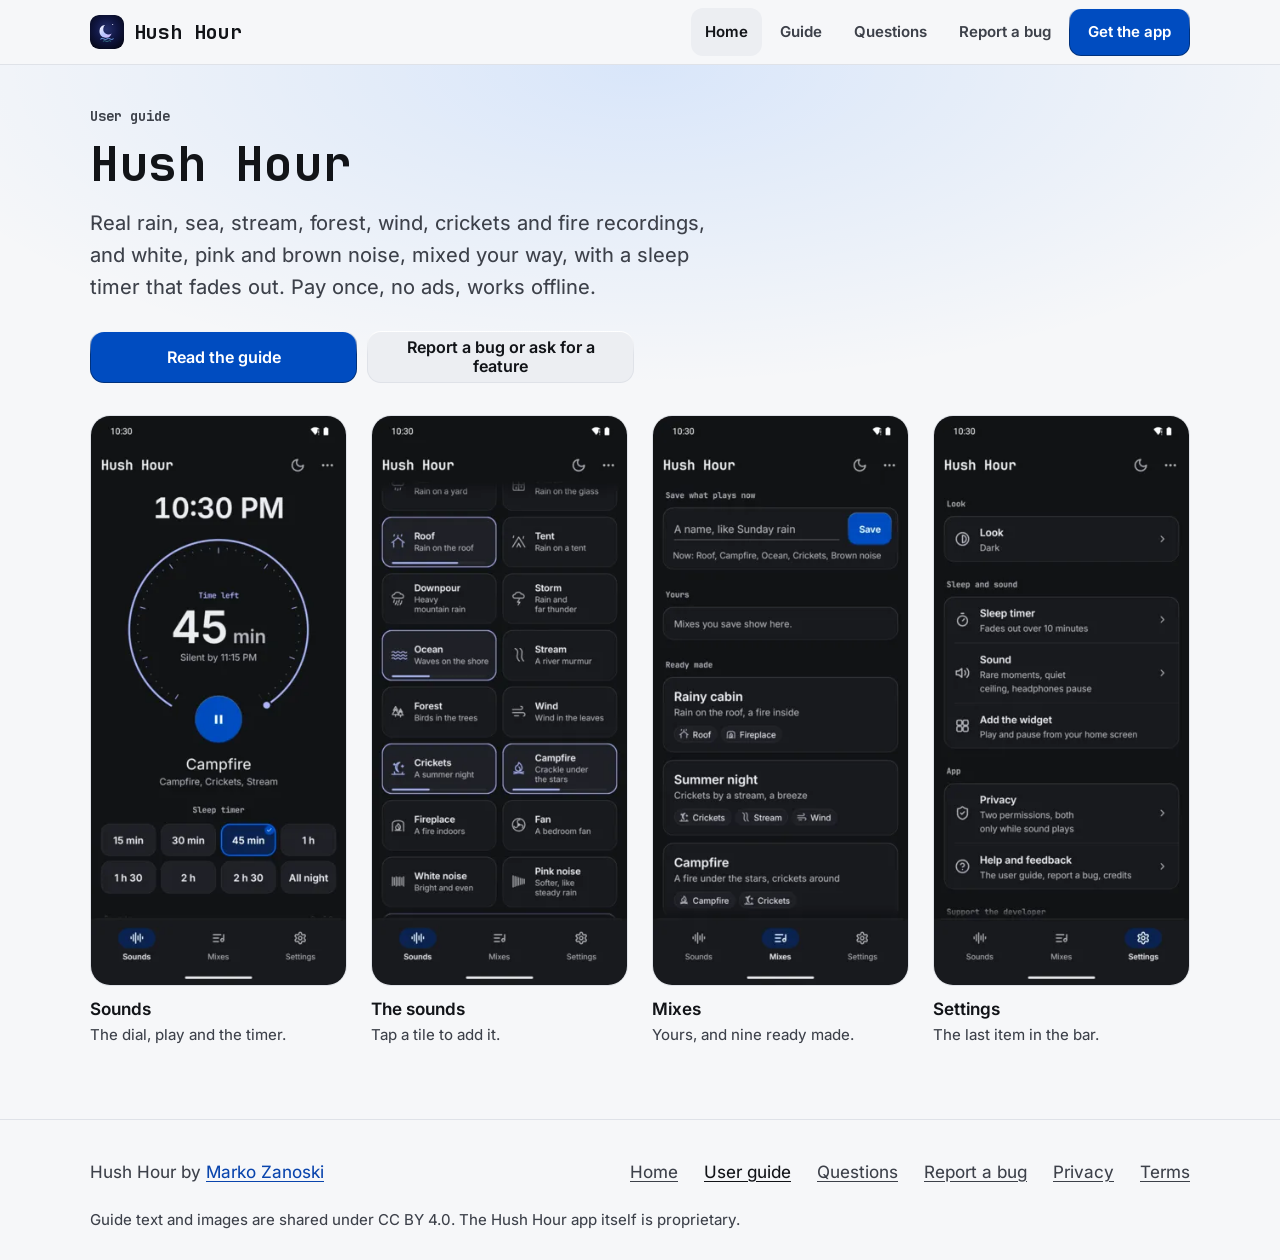
<file: docs/index.html>
<!doctype html>
<html lang="en">
<head>
<meta charset="utf-8">
<meta name="viewport" content="width=device-width, initial-scale=1, viewport-fit=cover">
<title>Home · Hush Hour user guide</title>
<meta name="description" content="The user guide for Hush Hour, the white noise and sleep sound app for Android.">
<meta name="theme-color" content="#f6f7f9" media="(prefers-color-scheme: light)">
<meta name="theme-color" content="#000000" media="(prefers-color-scheme: dark)">
<meta property="og:title" content="Home · Hush Hour user guide">
<meta property="og:description" content="The user guide for Hush Hour, the white noise and sleep sound app for Android.">
<link rel="icon" href="img/icon.svg" type="image/svg+xml">
<link rel="preload" href="fonts/jetbrains-mono-bold.woff2" as="font" type="font/woff2" crossorigin>
<link rel="preload" href="fonts/inter-regular.woff2" as="font" type="font/woff2" crossorigin>
<style>:root {
color-scheme: light dark;
--zs-fill: #004cc0;
--zs-on-fill: #ffffff;
--zs-glow: #0068ff;
--zs-mono: "JetBrains Mono", ui-monospace, "SF Mono", Menlo, Consolas, monospace;
--zs-sans: "Inter", system-ui, -apple-system, "Segoe UI", Roboto, sans-serif;
--zs-fs: 1;
--zs-type-screen-title: calc(27px * var(--zs-fs));
--zs-type-app-bar-title: calc(22px * var(--zs-fs));
--zs-type-pro-headline: calc(22px * var(--zs-fs));
--zs-type-sheet-title: calc(18px * var(--zs-fs));
--zs-type-sheet-title-big: calc(22px * var(--zs-fs));
--zs-type-section-label: calc(13px * var(--zs-fs));
--zs-type-panel-value: calc(19px * var(--zs-fs));
--zs-type-number: calc(20px * var(--zs-fs));
--zs-type-version: calc(17px * var(--zs-fs));
--zs-type-body: calc(15px * var(--zs-fs));
--zs-type-key: calc(15px * var(--zs-fs));
--zs-type-key-main: calc(16px * var(--zs-fs));
--zs-type-header-key: calc(13px * var(--zs-fs));
--zs-type-item-name: calc(15px * var(--zs-fs));
--zs-type-feature-name: calc(15px * var(--zs-fs));
--zs-type-pitch: calc(14.5px * var(--zs-fs));
--zs-type-hint: calc(14px * var(--zs-fs));
--zs-type-small: calc(13.5px * var(--zs-fs));
--zs-type-feature-line: calc(13px * var(--zs-fs));
--zs-type-nav-label: calc(12.5px * var(--zs-fs));
--zs-type-chip: calc(12.5px * var(--zs-fs));
--zs-type-meta: calc(12.5px * var(--zs-fs));
--zs-type-axis: calc(12px * var(--zs-fs));
--zs-r-plate: 16px;
--zs-r-key: 14px;
--zs-r-key-focus-inner: 10px;
--zs-r-header-key: 12px;
--zs-r-icon-button: 12px;
--zs-r-row: 12px;
--zs-r-note: 12px;
--zs-r-theme-tile: 14px;
--zs-r-tile-preview: 9px;
--zs-r-feature-tile: 10px;
--zs-r-list-icon: 10px;
--zs-r-sheet-top: 24px;
--zs-r-grab: 4px;
--zs-r-pill: 999px;
--zs-r-chip: 999px;
--zs-r-switch: 999px;
--zs-key-h: 52px;
--zs-header-key-h: 48px;
--zs-touch: 48px;
--zs-row-h: 52px;
--zs-item-h: 56px;
--zs-nav-item-h: 56px;
--zs-pill-w: 60px;
--zs-pill-h: 32px;
--zs-pro-row-h: 60px;
--zs-content-max: 1100px;
--zs-press-ms: 70ms;
--zs-release-ms: 140ms;
--zs-look-ms: 250ms;
--zs-pill-ms: 200ms;
--zs-s0: 2px;
--zs-s1: 4px;
--zs-s2: 6px;
--zs-s3: 8px;
--zs-s4: 10px;
--zs-s5: 12px;
--zs-s6: 14px;
--zs-s7: 16px;
--zs-s8: 18px;
--zs-s9: 22px;
--zs-s10: 26px;
--zs-s11: 28px;
--zs-s12: 32px;
--zs-s13: 48px;
--zs-ground: #f6f7f9;
--zs-plate: #ffffff;
--zs-well: #eceef2;
--zs-line: #dfe2e8;
--zs-edge: #7b808c;
--zs-bevel: #ffffff;
--zs-text: #121418;
--zs-soft: #3d414a;
--zs-blue: #0a45ad;
--zs-on-blue: #ffffff;
--zs-ok: #0a5530;
--zs-warn: #5c3a00;
--zs-bad: #931313;
--zs-scrim: rgba(18,20,24,.38);
--zs-chosen: #e8f0ff;
--zs-on-chosen: #0a3f9e;
--zs-risky-fill: #fde8e7;
--zs-risky-text: #8a1010;
--zs-risky-line: #d42a20;
--zs-live-dot: #1a7f4b;
}
@media (prefers-color-scheme: dark) {
:root:not([data-look]), :root[data-look="auto"] {
--zs-ground: #000000;
--zs-plate: #0d0d10;
--zs-well: #16171b;
--zs-line: #24252b;
--zs-edge: #646771;
--zs-bevel: #34363e;
--zs-text: #ffffff;
--zs-soft: #b6b8c0;
--zs-blue: #7aaeff;
--zs-on-blue: #04132e;
--zs-ok: #6fdc9b;
--zs-warn: #f2c06b;
--zs-bad: #ff9d97;
--zs-scrim: rgba(0,0,0,.6);
--zs-chosen: #0a2350;
--zs-on-chosen: #ffffff;
--zs-risky-fill: #2a0d10;
--zs-risky-text: #ffb4ae;
--zs-risky-line: #ff5a4f;
--zs-live-dot: #3ecf8e;
}
}
:root[data-look="light"] {
color-scheme: light;
--zs-ground: #f6f7f9;
--zs-plate: #ffffff;
--zs-well: #eceef2;
--zs-line: #dfe2e8;
--zs-edge: #7b808c;
--zs-bevel: #ffffff;
--zs-text: #121418;
--zs-soft: #3d414a;
--zs-blue: #0a45ad;
--zs-on-blue: #ffffff;
--zs-ok: #0a5530;
--zs-warn: #5c3a00;
--zs-bad: #931313;
--zs-scrim: rgba(18,20,24,.38);
--zs-chosen: #e8f0ff;
--zs-on-chosen: #0a3f9e;
--zs-risky-fill: #fde8e7;
--zs-risky-text: #8a1010;
--zs-risky-line: #d42a20;
--zs-live-dot: #1a7f4b;
}
:root[data-look="dark"] {
color-scheme: dark;
--zs-ground: #111215;
--zs-plate: #18191d;
--zs-well: #1f2126;
--zs-line: #2a2c33;
--zs-edge: #6c707b;
--zs-bevel: #3a3d46;
--zs-text: #eceef2;
--zs-soft: #b5b8c1;
--zs-blue: #86b6ff;
--zs-on-blue: #04132e;
--zs-ok: #6fdc9b;
--zs-warn: #f2c06b;
--zs-bad: #ff9d97;
--zs-scrim: rgba(0,0,0,.55);
--zs-chosen: #0a2350;
--zs-on-chosen: #ffffff;
--zs-risky-fill: #2a0d10;
--zs-risky-text: #ffb4ae;
--zs-risky-line: #ff5a4f;
--zs-live-dot: #3ecf8e;
}
:root[data-look="black"] {
color-scheme: dark;
--zs-ground: #000000;
--zs-plate: #0d0d10;
--zs-well: #16171b;
--zs-line: #24252b;
--zs-edge: #646771;
--zs-bevel: #34363e;
--zs-text: #ffffff;
--zs-soft: #b6b8c0;
--zs-blue: #7aaeff;
--zs-on-blue: #04132e;
--zs-ok: #6fdc9b;
--zs-warn: #f2c06b;
--zs-bad: #ff9d97;
--zs-scrim: rgba(0,0,0,.6);
--zs-chosen: #0a2350;
--zs-on-chosen: #ffffff;
--zs-risky-fill: #2a0d10;
--zs-risky-text: #ffb4ae;
--zs-risky-line: #ff5a4f;
--zs-live-dot: #3ecf8e;
}
@media (prefers-reduced-motion: reduce) { :root { --zs-press-ms: 0ms; --zs-release-ms: 0ms; --zs-look-ms: 0ms; --zs-pill-ms: 0ms; } }
@font-face { font-family: Inter; src: url(fonts/inter-regular.woff2) format("woff2"); font-weight: 400; font-display: swap; }
@font-face { font-family: Inter; src: url(fonts/inter-semibold.woff2) format("woff2"); font-weight: 600; font-display: swap; }
@font-face { font-family: "JetBrains Mono"; src: url(fonts/jetbrains-mono-bold.woff2) format("woff2"); font-weight: 700; font-display: swap; }
:root { --hh-live: #353f9e; }
@media (prefers-color-scheme: dark) { :root:not([data-look]), :root[data-look="auto"] { --hh-live: #aab7ff; } }
:root[data-look="light"] { --hh-live: #353f9e; }
:root[data-look="dark"], :root[data-look="black"] { --hh-live: #aab7ff; }
* { box-sizing: border-box; }
html { background: var(--zs-ground); scroll-behavior: smooth; -webkit-text-size-adjust: 100%; }
@media (prefers-reduced-motion: reduce) { html { scroll-behavior: auto; } }
body { margin: 0; color: var(--zs-text); background: var(--zs-ground); font: 400 1.0625rem/1.6 var(--zs-sans); -webkit-font-smoothing: antialiased; }
img, svg { display: block; max-width: 100%; }
a { color: var(--zs-blue); text-underline-offset: .2em; }
a:hover { text-decoration-thickness: 2px; }
:focus-visible { outline: 2px solid var(--zs-glow); outline-offset: 3px; border-radius: var(--zs-r-row); }
.skip { position: absolute; left: -999px; top: 8px; z-index: 20; background: var(--zs-fill); color: var(--zs-on-fill); padding: 12px 18px; border-radius: var(--zs-r-key); font-weight: 600; }
.skip:focus { left: 12px; }
.wrap { width: min(var(--zs-content-max), 100% - 40px); margin-inline: auto; }
h1, h2, .lbl { font-family: var(--zs-mono); font-weight: 700; letter-spacing: 0; margin: 0; }
h1, h2, h3 { text-wrap: balance; }
p, li, dd { text-wrap: pretty; }
h1 { font-size: clamp(2rem, 5.2vw, 3rem); line-height: 1.12; }
h2 { font-size: clamp(1.375rem, 3vw, 1.75rem); line-height: 1.2; margin: 44px 0 12px; }
h3, .h3 { font: 600 1.125rem/1.35 var(--zs-sans); margin: 0; }
.lbl { font-size: .875rem; color: var(--zs-soft); margin: 0 0 10px; }
p { margin: 0; }
p + p { margin-top: 12px; }
.bar { position: sticky; top: 0; z-index: 10; background: var(--zs-ground); border-bottom: 1px solid var(--zs-line); padding-top: env(safe-area-inset-top, 0px); }
.bar .wrap { display: flex; flex-wrap: wrap; align-items: center; justify-content: space-between; gap: 0 12px; min-height: 64px; padding-block: 8px; }
.brand { display: flex; align-items: center; gap: 10px; min-height: 48px; color: var(--zs-text); text-decoration: none; font: 700 1.25rem/1 var(--zs-mono); white-space: nowrap; }
.brand img { width: 34px; height: 34px; border-radius: 9px; }
.bar nav { display: flex; align-items: center; gap: 4px; }
.bar nav a { display: inline-flex; align-items: center; min-height: 48px; padding: 0 14px; border-radius: var(--zs-r-row); color: var(--zs-soft); font-weight: 600; font-size: .9375rem; text-decoration: none; white-space: nowrap; }
.bar nav a:hover, .bar nav a[aria-current] { color: var(--zs-text); background: var(--zs-well); }
@media (max-width: 760px) { .hide-s { display: none !important; } }
.key { display: inline-flex; align-items: center; justify-content: center; gap: 10px; min-height: var(--zs-key-h); padding: 0 22px; border-radius: var(--zs-r-key); border: 1px solid transparent; font: 600 1rem/1.2 var(--zs-sans); text-decoration: none; text-align: center; cursor: pointer; transition: transform var(--zs-release-ms) ease, filter var(--zs-release-ms) ease; }
.key:active { transform: scale(.97); transition-duration: var(--zs-press-ms); }
.key.filled, .bar nav a.key { color: var(--zs-on-fill); background: linear-gradient(var(--zs-fill), var(--zs-fill)) padding-box, linear-gradient(to bottom, rgba(255,255,255,.32), color-mix(in srgb, var(--zs-fill) 65%, #000) 45%) border-box; }
.key.filled:hover, .bar nav a.key:hover { color: var(--zs-on-fill); filter: brightness(1.08); }
.bar nav a.key { min-height: 48px; padding: 0 18px; border-radius: var(--zs-r-header-key); }
.key.tonal { color: var(--zs-text); background: linear-gradient(var(--zs-well), var(--zs-well)) padding-box, linear-gradient(to bottom, var(--zs-bevel), var(--zs-line) 45%) border-box; }
.keys { display: grid; gap: 10px; margin-top: 28px; max-width: 34rem; }
@media (min-width: 35em) { .keys { grid-auto-flow: column; grid-auto-columns: minmax(0, 1fr); } }
.plate { background: var(--zs-plate); border: 1px solid var(--zs-line); border-radius: var(--zs-r-plate); box-shadow: 0 1px 0 var(--zs-bevel) inset; }
.page { position: relative; isolation: isolate; padding-block: 40px 72px; }
.page::before { content: ""; position: absolute; inset: 0 0 auto; height: 320px; z-index: -1; pointer-events: none; background: radial-gradient(60% 100% at 50% 0%, color-mix(in srgb, var(--zs-glow) 12%, transparent), transparent); }
.lede { margin-top: 16px; max-width: 40rem; color: var(--zs-soft); font-size: clamp(1.0625rem, 1.8vw, 1.25rem); }
.doc { max-width: 46rem; overflow-wrap: break-word; }
.doc p, .doc li { color: var(--zs-soft); }
.doc strong, .doc b { color: var(--zs-text); font-weight: 600; }
.doc ul, .doc ol { padding-left: 1.3em; }
.doc li + li { margin-top: 6px; }
dl.rows { margin: 16px 0 0; padding: 4px 0; }
dl.rows > div { padding: 14px 18px; }
dl.rows > div + div { border-top: 1px solid var(--zs-line); }
dl.rows dt { font-weight: 600; color: var(--zs-text); }
dl.rows dd { margin: 2px 0 0; color: var(--zs-soft); }
.with-shot { display: grid; grid-template-columns: minmax(0, 1fr); gap: 24px; align-items: start; }
@media (min-width: 840px) { .with-shot { grid-template-columns: minmax(0, 1fr) 260px; gap: 56px; } .with-shot > figure { position: sticky; top: 88px; margin-top: 44px; } }
figure { margin: 0; }
figure img { width: 100%; height: auto; aspect-ratio: 9 / 20; border-radius: 20px; border: 1px solid var(--zs-line); background: var(--zs-plate); }
.with-shot > figure { max-width: 260px; }
figcaption { margin-top: 10px; font-weight: 600; }
figcaption span { display: block; font-weight: 400; color: var(--zs-soft); font-size: .9375rem; }
.shots { display: grid; gap: 16px; grid-template-columns: repeat(2, minmax(0, 1fr)); margin: 32px 0 0; padding: 0; list-style: none; }
@media (min-width: 840px) { .shots { grid-template-columns: repeat(4, minmax(0, 1fr)); gap: 24px; } }
.cards { display: grid; gap: 12px; margin-top: 24px; }
@media (min-width: 840px) { .cards { grid-template-columns: 1fr 1fr; } }
.card { padding: 22px; display: flex; flex-direction: column; gap: 6px; }
.card p { color: var(--zs-soft); }
.card .key { margin-top: auto; align-self: start; }
.card p:last-of-type { margin-bottom: 14px; }
.mail { color: var(--zs-text); }
.sr { position: absolute; width: 1px; height: 1px; overflow: hidden; clip-path: inset(50%); white-space: nowrap; }
footer { border-top: 1px solid var(--zs-line); padding: 28px 0 calc(28px + env(safe-area-inset-bottom, 0px)); color: var(--zs-soft); }
footer .wrap { display: flex; flex-wrap: wrap; gap: 12px 24px; justify-content: space-between; align-items: center; }
footer nav { display: flex; flex-wrap: wrap; gap: 2px; margin-inline: -12px; }
footer nav a { display: inline-flex; align-items: center; min-height: 48px; padding: 0 12px; color: var(--zs-soft); border-radius: var(--zs-r-row); }
footer nav a:hover, footer nav a[aria-current] { color: var(--zs-text); }
footer .lic { flex-basis: 100%; font-size: .9375rem; }
@media (min-width: 2200px) { html { font-size: 130%; } .wrap { width: min(1600px, 100% - 96px); } }
@media (min-width: 3200px) { html { font-size: 180%; } .wrap { width: min(2400px, 100% - 160px); } }
@media (prefers-reduced-motion: reduce) { .key { transition: none; } .key:active { transform: none; } }</style>
</head>
<body>
<a class="skip" href="#main">Skip to content</a>
<header class="bar">
  <div class="wrap">
    <a class="brand" href="index.html"><img src="img/icon.svg" alt="" width="34" height="34"><span>Hush Hour</span></a>
    <nav aria-label="Guide pages"><a class="hide-s" href="index.html" aria-current="page">Home</a><a class="hide-s" href="guide.html">Guide</a><a class="hide-s" href="faq.html">Questions</a><a class="hide-s" href="report.html">Report a bug</a><a class="key" href="https://play.google.com/store/apps/details?id=com.zanoshky.hushhour&amp;referrer=utm_source%3Dguide%26utm_medium%3Ddocs%26utm_campaign%3Dhush-hour-2026-11">Get the app</a></nav>
  </div>
</header>
<main id="main" class="page">
  <div class="wrap">

    <p class="lbl">User guide</p>
    <h1>Hush Hour</h1>
    <p class="lede">Real rain, sea, stream, forest, wind, crickets and fire recordings, and white, pink and brown noise, mixed your way, with a sleep timer that fades out. Pay once, no ads, works offline.</p>
    <div class="keys">
      <a class="key filled" href="guide.html">Read the guide</a>
      <a class="key tonal" href="report.html">Report a bug or ask for a feature</a>
    </div>
    <ul class="shots">
      <li><figure><img src="img/home-playing.jpg" srcset="img/home-playing-300.webp 300w, img/home-playing-540.webp 540w" sizes="(min-width: 840px) 260px, 45vw" alt="Sounds while playing: the time, the sleep timer dial with 45 minutes left and Silent by 11:15 PM, the pause key, the mix name and the timer chips, with Sounds, Mixes and Settings in the bar at the foot." width="540" height="1200" fetchpriority="high"><figcaption>Sounds<span>The dial, play and the timer.</span></figcaption></figure></li>
      <li><figure><img src="img/sounds.jpg" srcset="img/sounds-300.webp 300w, img/sounds-540.webp 540w" sizes="(min-width: 840px) 260px, 45vw" alt="The sound tiles on Sounds: Rain, Window, Roof, Tent, Downpour, Storm, Ocean, Stream, Forest, Wind, Crickets, Campfire, Fireplace, Fan, White noise and Pink noise. The five in the mix are lit." width="540" height="1200" loading="lazy" decoding="async"><figcaption>The sounds<span>Tap a tile to add it.</span></figcaption></figure></li>
      <li><figure><img src="img/mixes.jpg" srcset="img/mixes-300.webp 300w, img/mixes-540.webp 540w" sizes="(min-width: 840px) 260px, 45vw" alt="Mixes: a box to name and save what plays now, your own mixes, then ready made ones like Rainy cabin, Summer night and Campfire." width="540" height="1200" loading="lazy" decoding="async"><figcaption>Mixes<span>Yours, and nine ready made.</span></figcaption></figure></li>
      <li><figure><img src="img/settings.jpg" srcset="img/settings-300.webp 300w, img/settings-540.webp 540w" sizes="(min-width: 840px) 260px, 45vw" alt="Settings: cards of rows, Look, Sleep and sound with Sleep timer, Sound and Add the widget, then App with Privacy and Help and feedback, each saying what is set now." width="540" height="1200" loading="lazy" decoding="async"><figcaption>Settings<span>The last item in the bar.</span></figcaption></figure></li>
    </ul>

  </div>
</main>
<footer>
  <div class="wrap">
    <span>Hush Hour by <a href="https://zanoski.com">Marko Zanoski</a></span>
    <nav aria-label="Footer"><a href="https://hushhour.zanoski.com">Home</a><a href="index.html" aria-current="page">User guide</a><a href="faq.html">Questions</a><a href="report.html">Report a bug</a><a href="https://hushhour.zanoski.com/privacy">Privacy</a><a href="https://hushhour.zanoski.com/terms">Terms</a></nav>
    <p class="lic">Guide text and images are shared under CC BY 4.0. The Hush Hour app itself is proprietary.</p>
  </div>
</footer>
</body>
</html>
</file>
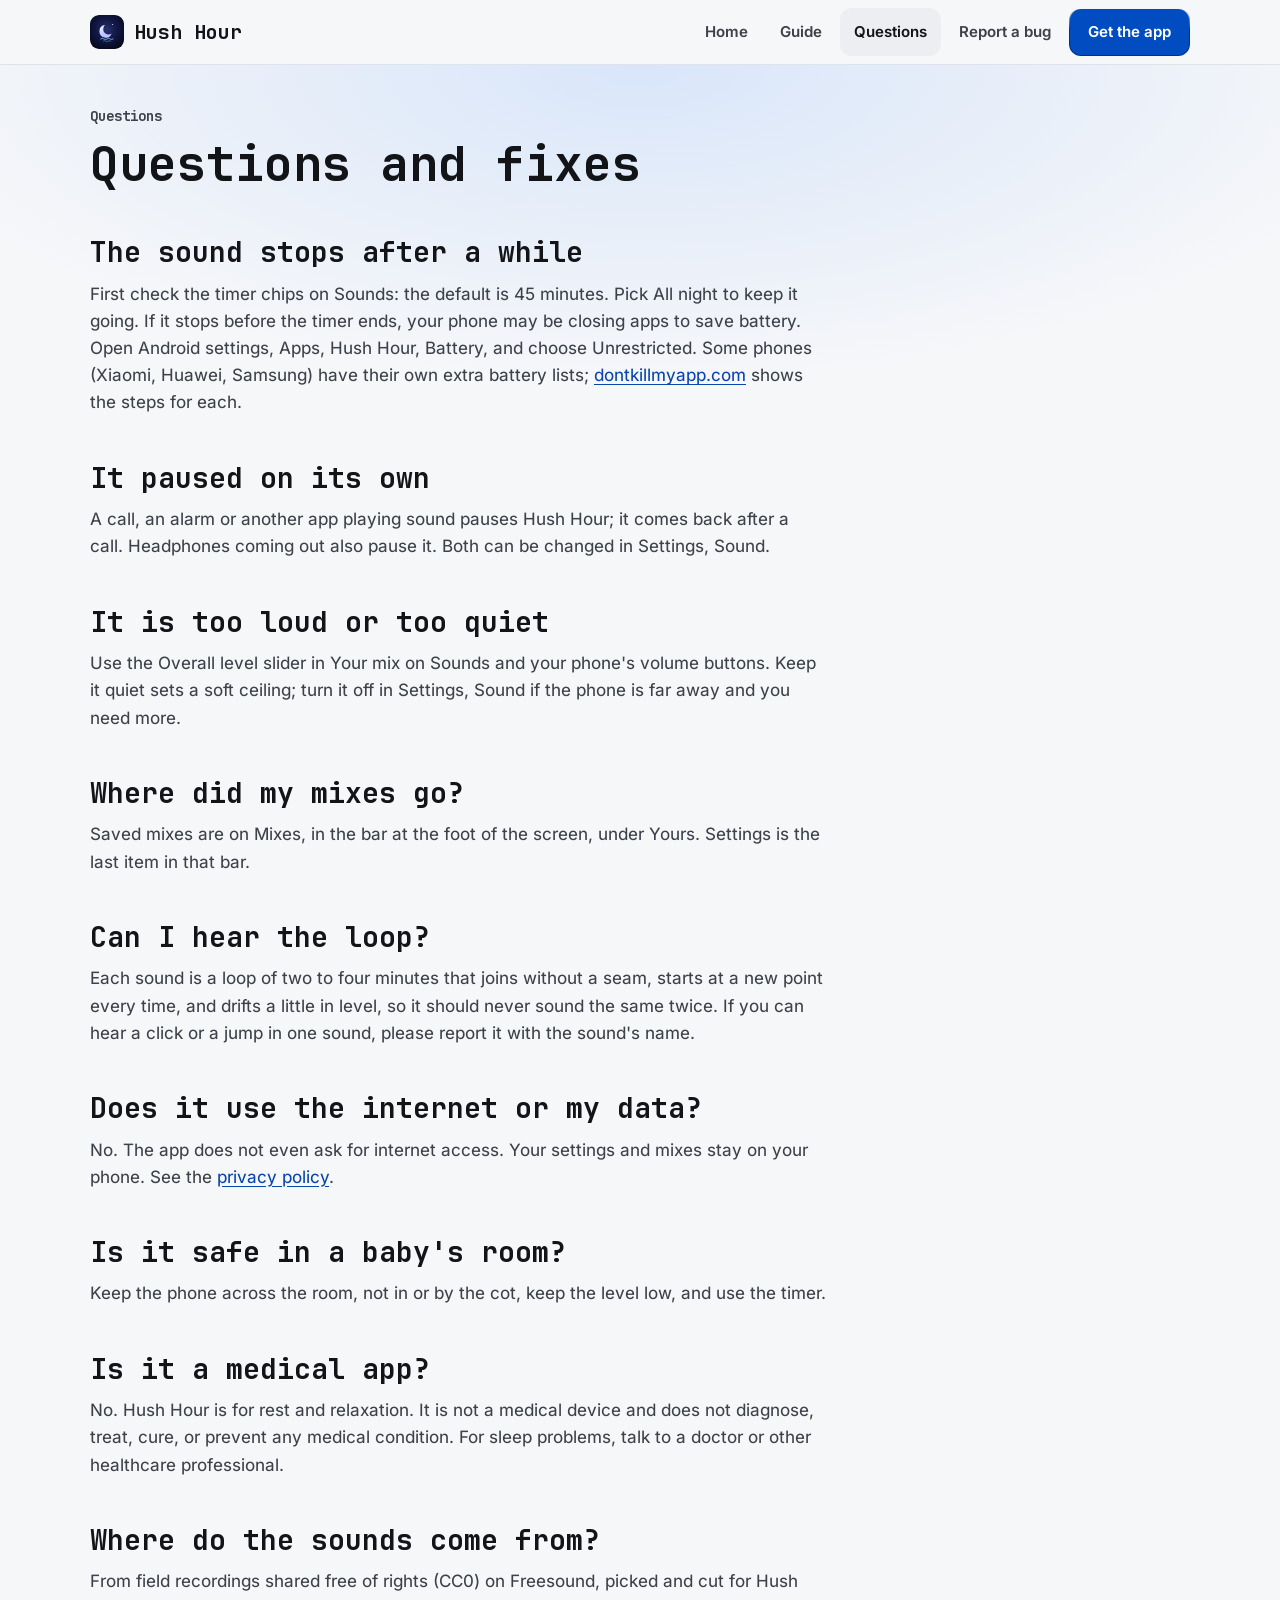
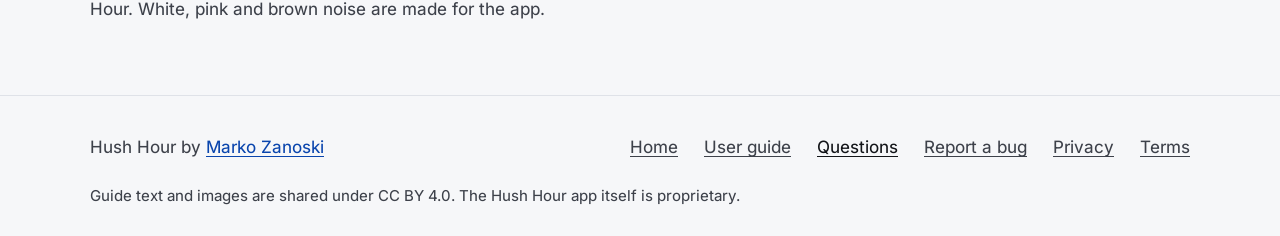
<file: docs/faq.html>
<!doctype html>
<html lang="en">
<head>
<meta charset="utf-8">
<meta name="viewport" content="width=device-width, initial-scale=1, viewport-fit=cover">
<title>Questions · Hush Hour user guide</title>
<meta name="description" content="Answers to common questions about Hush Hour, and what to try when something does not work.">
<meta name="theme-color" content="#f6f7f9" media="(prefers-color-scheme: light)">
<meta name="theme-color" content="#000000" media="(prefers-color-scheme: dark)">
<meta property="og:title" content="Questions · Hush Hour user guide">
<meta property="og:description" content="Answers to common questions about Hush Hour, and what to try when something does not work.">
<link rel="icon" href="img/icon.svg" type="image/svg+xml">
<link rel="preload" href="fonts/jetbrains-mono-bold.woff2" as="font" type="font/woff2" crossorigin>
<link rel="preload" href="fonts/inter-regular.woff2" as="font" type="font/woff2" crossorigin>
<style>:root {
color-scheme: light dark;
--zs-fill: #004cc0;
--zs-on-fill: #ffffff;
--zs-glow: #0068ff;
--zs-mono: "JetBrains Mono", ui-monospace, "SF Mono", Menlo, Consolas, monospace;
--zs-sans: "Inter", system-ui, -apple-system, "Segoe UI", Roboto, sans-serif;
--zs-fs: 1;
--zs-type-screen-title: calc(27px * var(--zs-fs));
--zs-type-app-bar-title: calc(22px * var(--zs-fs));
--zs-type-pro-headline: calc(22px * var(--zs-fs));
--zs-type-sheet-title: calc(18px * var(--zs-fs));
--zs-type-sheet-title-big: calc(22px * var(--zs-fs));
--zs-type-section-label: calc(13px * var(--zs-fs));
--zs-type-panel-value: calc(19px * var(--zs-fs));
--zs-type-number: calc(20px * var(--zs-fs));
--zs-type-version: calc(17px * var(--zs-fs));
--zs-type-body: calc(15px * var(--zs-fs));
--zs-type-key: calc(15px * var(--zs-fs));
--zs-type-key-main: calc(16px * var(--zs-fs));
--zs-type-header-key: calc(13px * var(--zs-fs));
--zs-type-item-name: calc(15px * var(--zs-fs));
--zs-type-feature-name: calc(15px * var(--zs-fs));
--zs-type-pitch: calc(14.5px * var(--zs-fs));
--zs-type-hint: calc(14px * var(--zs-fs));
--zs-type-small: calc(13.5px * var(--zs-fs));
--zs-type-feature-line: calc(13px * var(--zs-fs));
--zs-type-nav-label: calc(12.5px * var(--zs-fs));
--zs-type-chip: calc(12.5px * var(--zs-fs));
--zs-type-meta: calc(12.5px * var(--zs-fs));
--zs-type-axis: calc(12px * var(--zs-fs));
--zs-r-plate: 16px;
--zs-r-key: 14px;
--zs-r-key-focus-inner: 10px;
--zs-r-header-key: 12px;
--zs-r-icon-button: 12px;
--zs-r-row: 12px;
--zs-r-note: 12px;
--zs-r-theme-tile: 14px;
--zs-r-tile-preview: 9px;
--zs-r-feature-tile: 10px;
--zs-r-list-icon: 10px;
--zs-r-sheet-top: 24px;
--zs-r-grab: 4px;
--zs-r-pill: 999px;
--zs-r-chip: 999px;
--zs-r-switch: 999px;
--zs-key-h: 52px;
--zs-header-key-h: 48px;
--zs-touch: 48px;
--zs-row-h: 52px;
--zs-item-h: 56px;
--zs-nav-item-h: 56px;
--zs-pill-w: 60px;
--zs-pill-h: 32px;
--zs-pro-row-h: 60px;
--zs-content-max: 1100px;
--zs-press-ms: 70ms;
--zs-release-ms: 140ms;
--zs-look-ms: 250ms;
--zs-pill-ms: 200ms;
--zs-s0: 2px;
--zs-s1: 4px;
--zs-s2: 6px;
--zs-s3: 8px;
--zs-s4: 10px;
--zs-s5: 12px;
--zs-s6: 14px;
--zs-s7: 16px;
--zs-s8: 18px;
--zs-s9: 22px;
--zs-s10: 26px;
--zs-s11: 28px;
--zs-s12: 32px;
--zs-s13: 48px;
--zs-ground: #f6f7f9;
--zs-plate: #ffffff;
--zs-well: #eceef2;
--zs-line: #dfe2e8;
--zs-edge: #7b808c;
--zs-bevel: #ffffff;
--zs-text: #121418;
--zs-soft: #3d414a;
--zs-blue: #0a45ad;
--zs-on-blue: #ffffff;
--zs-ok: #0a5530;
--zs-warn: #5c3a00;
--zs-bad: #931313;
--zs-scrim: rgba(18,20,24,.38);
--zs-chosen: #e8f0ff;
--zs-on-chosen: #0a3f9e;
--zs-risky-fill: #fde8e7;
--zs-risky-text: #8a1010;
--zs-risky-line: #d42a20;
--zs-live-dot: #1a7f4b;
}
@media (prefers-color-scheme: dark) {
:root:not([data-look]), :root[data-look="auto"] {
--zs-ground: #000000;
--zs-plate: #0d0d10;
--zs-well: #16171b;
--zs-line: #24252b;
--zs-edge: #646771;
--zs-bevel: #34363e;
--zs-text: #ffffff;
--zs-soft: #b6b8c0;
--zs-blue: #7aaeff;
--zs-on-blue: #04132e;
--zs-ok: #6fdc9b;
--zs-warn: #f2c06b;
--zs-bad: #ff9d97;
--zs-scrim: rgba(0,0,0,.6);
--zs-chosen: #0a2350;
--zs-on-chosen: #ffffff;
--zs-risky-fill: #2a0d10;
--zs-risky-text: #ffb4ae;
--zs-risky-line: #ff5a4f;
--zs-live-dot: #3ecf8e;
}
}
:root[data-look="light"] {
color-scheme: light;
--zs-ground: #f6f7f9;
--zs-plate: #ffffff;
--zs-well: #eceef2;
--zs-line: #dfe2e8;
--zs-edge: #7b808c;
--zs-bevel: #ffffff;
--zs-text: #121418;
--zs-soft: #3d414a;
--zs-blue: #0a45ad;
--zs-on-blue: #ffffff;
--zs-ok: #0a5530;
--zs-warn: #5c3a00;
--zs-bad: #931313;
--zs-scrim: rgba(18,20,24,.38);
--zs-chosen: #e8f0ff;
--zs-on-chosen: #0a3f9e;
--zs-risky-fill: #fde8e7;
--zs-risky-text: #8a1010;
--zs-risky-line: #d42a20;
--zs-live-dot: #1a7f4b;
}
:root[data-look="dark"] {
color-scheme: dark;
--zs-ground: #111215;
--zs-plate: #18191d;
--zs-well: #1f2126;
--zs-line: #2a2c33;
--zs-edge: #6c707b;
--zs-bevel: #3a3d46;
--zs-text: #eceef2;
--zs-soft: #b5b8c1;
--zs-blue: #86b6ff;
--zs-on-blue: #04132e;
--zs-ok: #6fdc9b;
--zs-warn: #f2c06b;
--zs-bad: #ff9d97;
--zs-scrim: rgba(0,0,0,.55);
--zs-chosen: #0a2350;
--zs-on-chosen: #ffffff;
--zs-risky-fill: #2a0d10;
--zs-risky-text: #ffb4ae;
--zs-risky-line: #ff5a4f;
--zs-live-dot: #3ecf8e;
}
:root[data-look="black"] {
color-scheme: dark;
--zs-ground: #000000;
--zs-plate: #0d0d10;
--zs-well: #16171b;
--zs-line: #24252b;
--zs-edge: #646771;
--zs-bevel: #34363e;
--zs-text: #ffffff;
--zs-soft: #b6b8c0;
--zs-blue: #7aaeff;
--zs-on-blue: #04132e;
--zs-ok: #6fdc9b;
--zs-warn: #f2c06b;
--zs-bad: #ff9d97;
--zs-scrim: rgba(0,0,0,.6);
--zs-chosen: #0a2350;
--zs-on-chosen: #ffffff;
--zs-risky-fill: #2a0d10;
--zs-risky-text: #ffb4ae;
--zs-risky-line: #ff5a4f;
--zs-live-dot: #3ecf8e;
}
@media (prefers-reduced-motion: reduce) { :root { --zs-press-ms: 0ms; --zs-release-ms: 0ms; --zs-look-ms: 0ms; --zs-pill-ms: 0ms; } }
@font-face { font-family: Inter; src: url(fonts/inter-regular.woff2) format("woff2"); font-weight: 400; font-display: swap; }
@font-face { font-family: Inter; src: url(fonts/inter-semibold.woff2) format("woff2"); font-weight: 600; font-display: swap; }
@font-face { font-family: "JetBrains Mono"; src: url(fonts/jetbrains-mono-bold.woff2) format("woff2"); font-weight: 700; font-display: swap; }
:root { --hh-live: #353f9e; }
@media (prefers-color-scheme: dark) { :root:not([data-look]), :root[data-look="auto"] { --hh-live: #aab7ff; } }
:root[data-look="light"] { --hh-live: #353f9e; }
:root[data-look="dark"], :root[data-look="black"] { --hh-live: #aab7ff; }
* { box-sizing: border-box; }
html { background: var(--zs-ground); scroll-behavior: smooth; -webkit-text-size-adjust: 100%; }
@media (prefers-reduced-motion: reduce) { html { scroll-behavior: auto; } }
body { margin: 0; color: var(--zs-text); background: var(--zs-ground); font: 400 1.0625rem/1.6 var(--zs-sans); -webkit-font-smoothing: antialiased; }
img, svg { display: block; max-width: 100%; }
a { color: var(--zs-blue); text-underline-offset: .2em; }
a:hover { text-decoration-thickness: 2px; }
:focus-visible { outline: 2px solid var(--zs-glow); outline-offset: 3px; border-radius: var(--zs-r-row); }
.skip { position: absolute; left: -999px; top: 8px; z-index: 20; background: var(--zs-fill); color: var(--zs-on-fill); padding: 12px 18px; border-radius: var(--zs-r-key); font-weight: 600; }
.skip:focus { left: 12px; }
.wrap { width: min(var(--zs-content-max), 100% - 40px); margin-inline: auto; }
h1, h2, .lbl { font-family: var(--zs-mono); font-weight: 700; letter-spacing: 0; margin: 0; }
h1, h2, h3 { text-wrap: balance; }
p, li, dd { text-wrap: pretty; }
h1 { font-size: clamp(2rem, 5.2vw, 3rem); line-height: 1.12; }
h2 { font-size: clamp(1.375rem, 3vw, 1.75rem); line-height: 1.2; margin: 44px 0 12px; }
h3, .h3 { font: 600 1.125rem/1.35 var(--zs-sans); margin: 0; }
.lbl { font-size: .875rem; color: var(--zs-soft); margin: 0 0 10px; }
p { margin: 0; }
p + p { margin-top: 12px; }
.bar { position: sticky; top: 0; z-index: 10; background: var(--zs-ground); border-bottom: 1px solid var(--zs-line); padding-top: env(safe-area-inset-top, 0px); }
.bar .wrap { display: flex; flex-wrap: wrap; align-items: center; justify-content: space-between; gap: 0 12px; min-height: 64px; padding-block: 8px; }
.brand { display: flex; align-items: center; gap: 10px; min-height: 48px; color: var(--zs-text); text-decoration: none; font: 700 1.25rem/1 var(--zs-mono); white-space: nowrap; }
.brand img { width: 34px; height: 34px; border-radius: 9px; }
.bar nav { display: flex; align-items: center; gap: 4px; }
.bar nav a { display: inline-flex; align-items: center; min-height: 48px; padding: 0 14px; border-radius: var(--zs-r-row); color: var(--zs-soft); font-weight: 600; font-size: .9375rem; text-decoration: none; white-space: nowrap; }
.bar nav a:hover, .bar nav a[aria-current] { color: var(--zs-text); background: var(--zs-well); }
@media (max-width: 760px) { .hide-s { display: none !important; } }
.key { display: inline-flex; align-items: center; justify-content: center; gap: 10px; min-height: var(--zs-key-h); padding: 0 22px; border-radius: var(--zs-r-key); border: 1px solid transparent; font: 600 1rem/1.2 var(--zs-sans); text-decoration: none; text-align: center; cursor: pointer; transition: transform var(--zs-release-ms) ease, filter var(--zs-release-ms) ease; }
.key:active { transform: scale(.97); transition-duration: var(--zs-press-ms); }
.key.filled, .bar nav a.key { color: var(--zs-on-fill); background: linear-gradient(var(--zs-fill), var(--zs-fill)) padding-box, linear-gradient(to bottom, rgba(255,255,255,.32), color-mix(in srgb, var(--zs-fill) 65%, #000) 45%) border-box; }
.key.filled:hover, .bar nav a.key:hover { color: var(--zs-on-fill); filter: brightness(1.08); }
.bar nav a.key { min-height: 48px; padding: 0 18px; border-radius: var(--zs-r-header-key); }
.key.tonal { color: var(--zs-text); background: linear-gradient(var(--zs-well), var(--zs-well)) padding-box, linear-gradient(to bottom, var(--zs-bevel), var(--zs-line) 45%) border-box; }
.keys { display: grid; gap: 10px; margin-top: 28px; max-width: 34rem; }
@media (min-width: 35em) { .keys { grid-auto-flow: column; grid-auto-columns: minmax(0, 1fr); } }
.plate { background: var(--zs-plate); border: 1px solid var(--zs-line); border-radius: var(--zs-r-plate); box-shadow: 0 1px 0 var(--zs-bevel) inset; }
.page { position: relative; isolation: isolate; padding-block: 40px 72px; }
.page::before { content: ""; position: absolute; inset: 0 0 auto; height: 320px; z-index: -1; pointer-events: none; background: radial-gradient(60% 100% at 50% 0%, color-mix(in srgb, var(--zs-glow) 12%, transparent), transparent); }
.lede { margin-top: 16px; max-width: 40rem; color: var(--zs-soft); font-size: clamp(1.0625rem, 1.8vw, 1.25rem); }
.doc { max-width: 46rem; overflow-wrap: break-word; }
.doc p, .doc li { color: var(--zs-soft); }
.doc strong, .doc b { color: var(--zs-text); font-weight: 600; }
.doc ul, .doc ol { padding-left: 1.3em; }
.doc li + li { margin-top: 6px; }
dl.rows { margin: 16px 0 0; padding: 4px 0; }
dl.rows > div { padding: 14px 18px; }
dl.rows > div + div { border-top: 1px solid var(--zs-line); }
dl.rows dt { font-weight: 600; color: var(--zs-text); }
dl.rows dd { margin: 2px 0 0; color: var(--zs-soft); }
.with-shot { display: grid; grid-template-columns: minmax(0, 1fr); gap: 24px; align-items: start; }
@media (min-width: 840px) { .with-shot { grid-template-columns: minmax(0, 1fr) 260px; gap: 56px; } .with-shot > figure { position: sticky; top: 88px; margin-top: 44px; } }
figure { margin: 0; }
figure img { width: 100%; height: auto; aspect-ratio: 9 / 20; border-radius: 20px; border: 1px solid var(--zs-line); background: var(--zs-plate); }
.with-shot > figure { max-width: 260px; }
figcaption { margin-top: 10px; font-weight: 600; }
figcaption span { display: block; font-weight: 400; color: var(--zs-soft); font-size: .9375rem; }
.shots { display: grid; gap: 16px; grid-template-columns: repeat(2, minmax(0, 1fr)); margin: 32px 0 0; padding: 0; list-style: none; }
@media (min-width: 840px) { .shots { grid-template-columns: repeat(4, minmax(0, 1fr)); gap: 24px; } }
.cards { display: grid; gap: 12px; margin-top: 24px; }
@media (min-width: 840px) { .cards { grid-template-columns: 1fr 1fr; } }
.card { padding: 22px; display: flex; flex-direction: column; gap: 6px; }
.card p { color: var(--zs-soft); }
.card .key { margin-top: auto; align-self: start; }
.card p:last-of-type { margin-bottom: 14px; }
.mail { color: var(--zs-text); }
.sr { position: absolute; width: 1px; height: 1px; overflow: hidden; clip-path: inset(50%); white-space: nowrap; }
footer { border-top: 1px solid var(--zs-line); padding: 28px 0 calc(28px + env(safe-area-inset-bottom, 0px)); color: var(--zs-soft); }
footer .wrap { display: flex; flex-wrap: wrap; gap: 12px 24px; justify-content: space-between; align-items: center; }
footer nav { display: flex; flex-wrap: wrap; gap: 2px; margin-inline: -12px; }
footer nav a { display: inline-flex; align-items: center; min-height: 48px; padding: 0 12px; color: var(--zs-soft); border-radius: var(--zs-r-row); }
footer nav a:hover, footer nav a[aria-current] { color: var(--zs-text); }
footer .lic { flex-basis: 100%; font-size: .9375rem; }
@media (min-width: 2200px) { html { font-size: 130%; } .wrap { width: min(1600px, 100% - 96px); } }
@media (min-width: 3200px) { html { font-size: 180%; } .wrap { width: min(2400px, 100% - 160px); } }
@media (prefers-reduced-motion: reduce) { .key { transition: none; } .key:active { transform: none; } }</style>
</head>
<body>
<a class="skip" href="#main">Skip to content</a>
<header class="bar">
  <div class="wrap">
    <a class="brand" href="index.html"><img src="img/icon.svg" alt="" width="34" height="34"><span>Hush Hour</span></a>
    <nav aria-label="Guide pages"><a class="hide-s" href="index.html">Home</a><a class="hide-s" href="guide.html">Guide</a><a class="hide-s" href="faq.html" aria-current="page">Questions</a><a class="hide-s" href="report.html">Report a bug</a><a class="key" href="https://play.google.com/store/apps/details?id=com.zanoshky.hushhour&amp;referrer=utm_source%3Dguide%26utm_medium%3Ddocs%26utm_campaign%3Dhush-hour-2026-11">Get the app</a></nav>
  </div>
</header>
<main id="main" class="page">
  <div class="wrap">

    <div class="doc">
    <p class="lbl">Questions</p>
    <h1>Questions and fixes</h1>

    <h2>The sound stops after a while</h2>
    <p>First check the timer chips on Sounds: the default is 45 minutes. Pick All night to keep it going. If it stops before the timer ends, your phone may be closing apps to save battery. Open Android settings, Apps, Hush Hour, Battery, and choose Unrestricted. Some phones (Xiaomi, Huawei, Samsung) have their own extra battery lists; <a href="https://dontkillmyapp.com">dontkillmyapp.com</a> shows the steps for each.</p>

    <h2>It paused on its own</h2>
    <p>A call, an alarm or another app playing sound pauses Hush Hour; it comes back after a call. Headphones coming out also pause it. Both can be changed in Settings, Sound.</p>

    <h2>It is too loud or too quiet</h2>
    <p>Use the Overall level slider in Your mix on Sounds and your phone's volume buttons. Keep it quiet sets a soft ceiling; turn it off in Settings, Sound if the phone is far away and you need more.</p>

    <h2>Where did my mixes go?</h2>
    <p>Saved mixes are on Mixes, in the bar at the foot of the screen, under Yours. Settings is the last item in that bar.</p>

    <h2>Can I hear the loop?</h2>
    <p>Each sound is a loop of two to four minutes that joins without a seam, starts at a new point every time, and drifts a little in level, so it should never sound the same twice. If you can hear a click or a jump in one sound, please report it with the sound's name.</p>

    <h2>Does it use the internet or my data?</h2>
    <p>No. The app does not even ask for internet access. Your settings and mixes stay on your phone. See the <a href="https://hushhour.zanoski.com/privacy">privacy policy</a>.</p>

    <h2>Is it safe in a baby's room?</h2>
    <p>Keep the phone across the room, not in or by the cot, keep the level low, and use the timer.</p>

    <h2>Is it a medical app?</h2>
    <p>No. Hush Hour is for rest and relaxation. It is not a medical device and does not diagnose, treat, cure, or prevent any medical condition. For sleep problems, talk to a doctor or other healthcare professional.</p>

    <h2>Where do the sounds come from?</h2>
    <p>From field recordings shared free of rights (CC0) on Freesound, picked and cut for Hush Hour. White, pink and brown noise are made for the app.</p>
    </div>

  </div>
</main>
<footer>
  <div class="wrap">
    <span>Hush Hour by <a href="https://zanoski.com">Marko Zanoski</a></span>
    <nav aria-label="Footer"><a href="https://hushhour.zanoski.com">Home</a><a href="index.html">User guide</a><a href="faq.html" aria-current="page">Questions</a><a href="report.html">Report a bug</a><a href="https://hushhour.zanoski.com/privacy">Privacy</a><a href="https://hushhour.zanoski.com/terms">Terms</a></nav>
    <p class="lic">Guide text and images are shared under CC BY 4.0. The Hush Hour app itself is proprietary.</p>
  </div>
</footer>
</body>
</html>
</file>
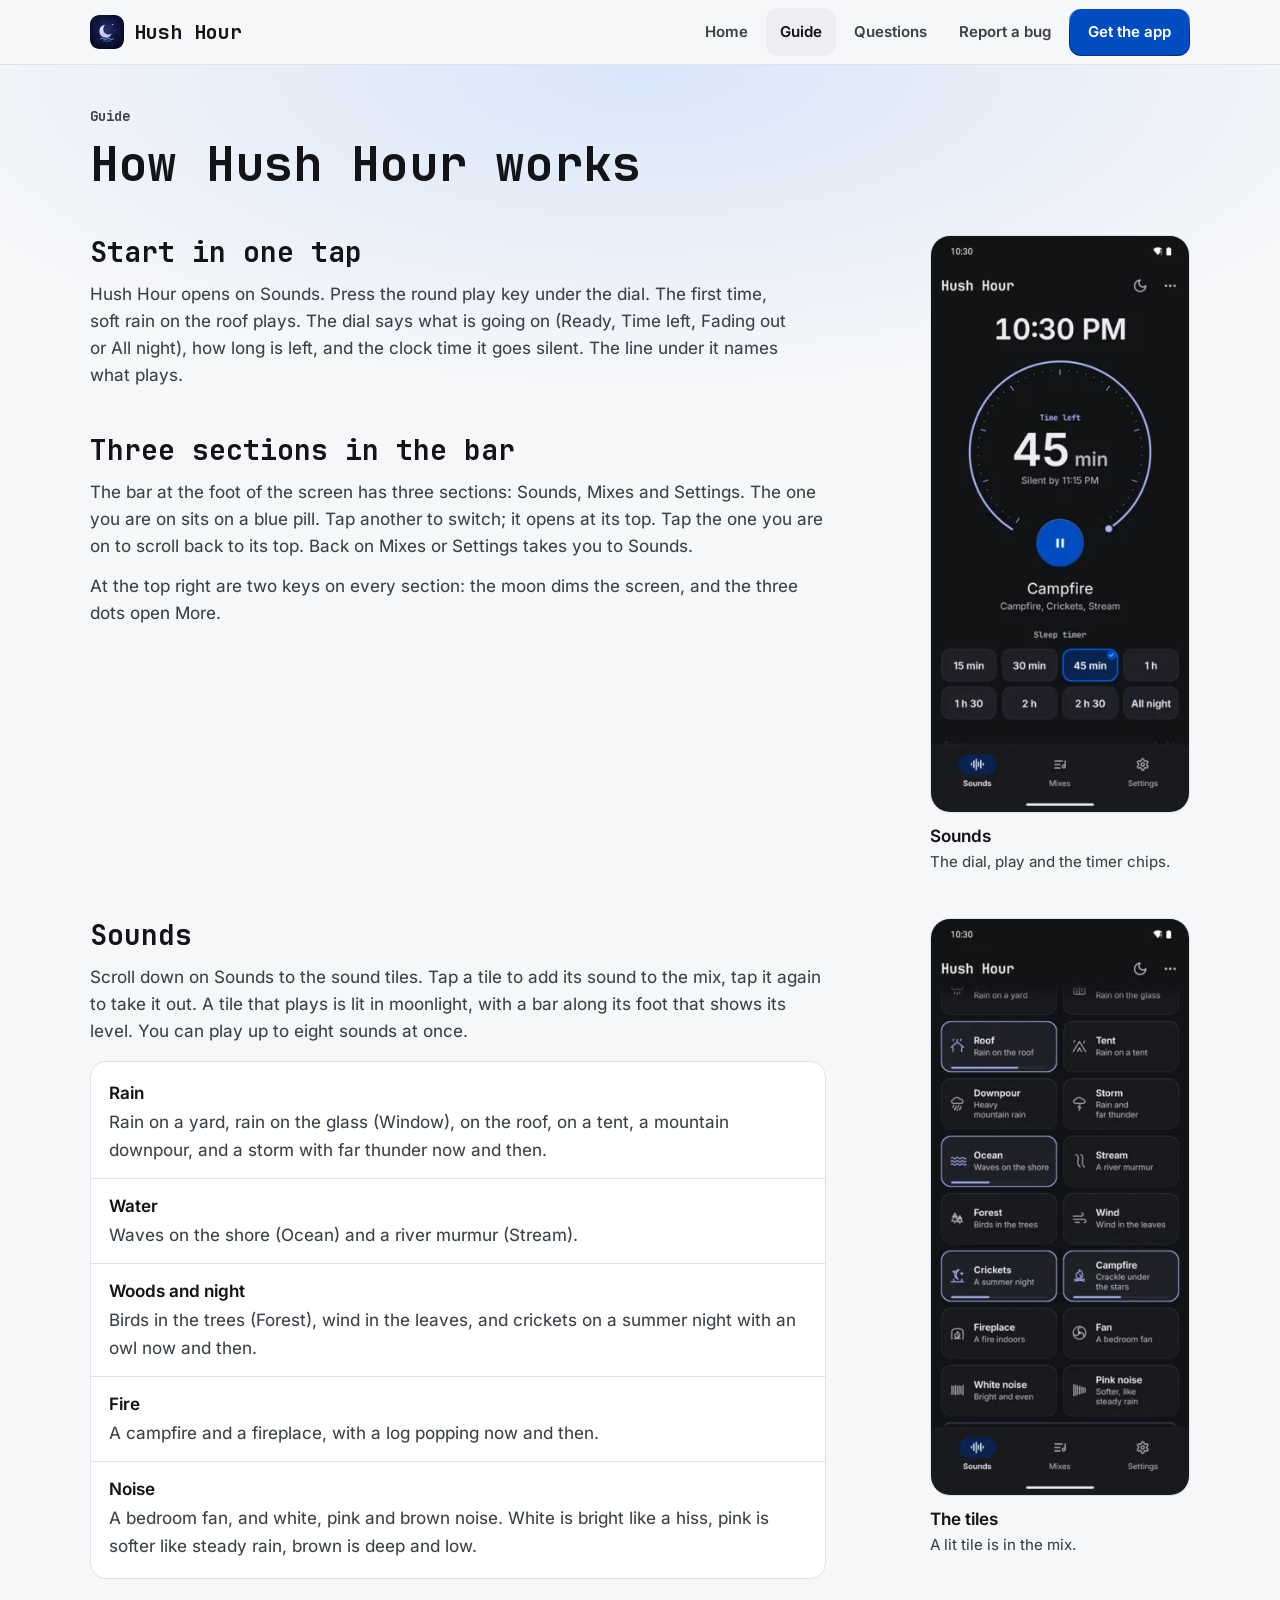
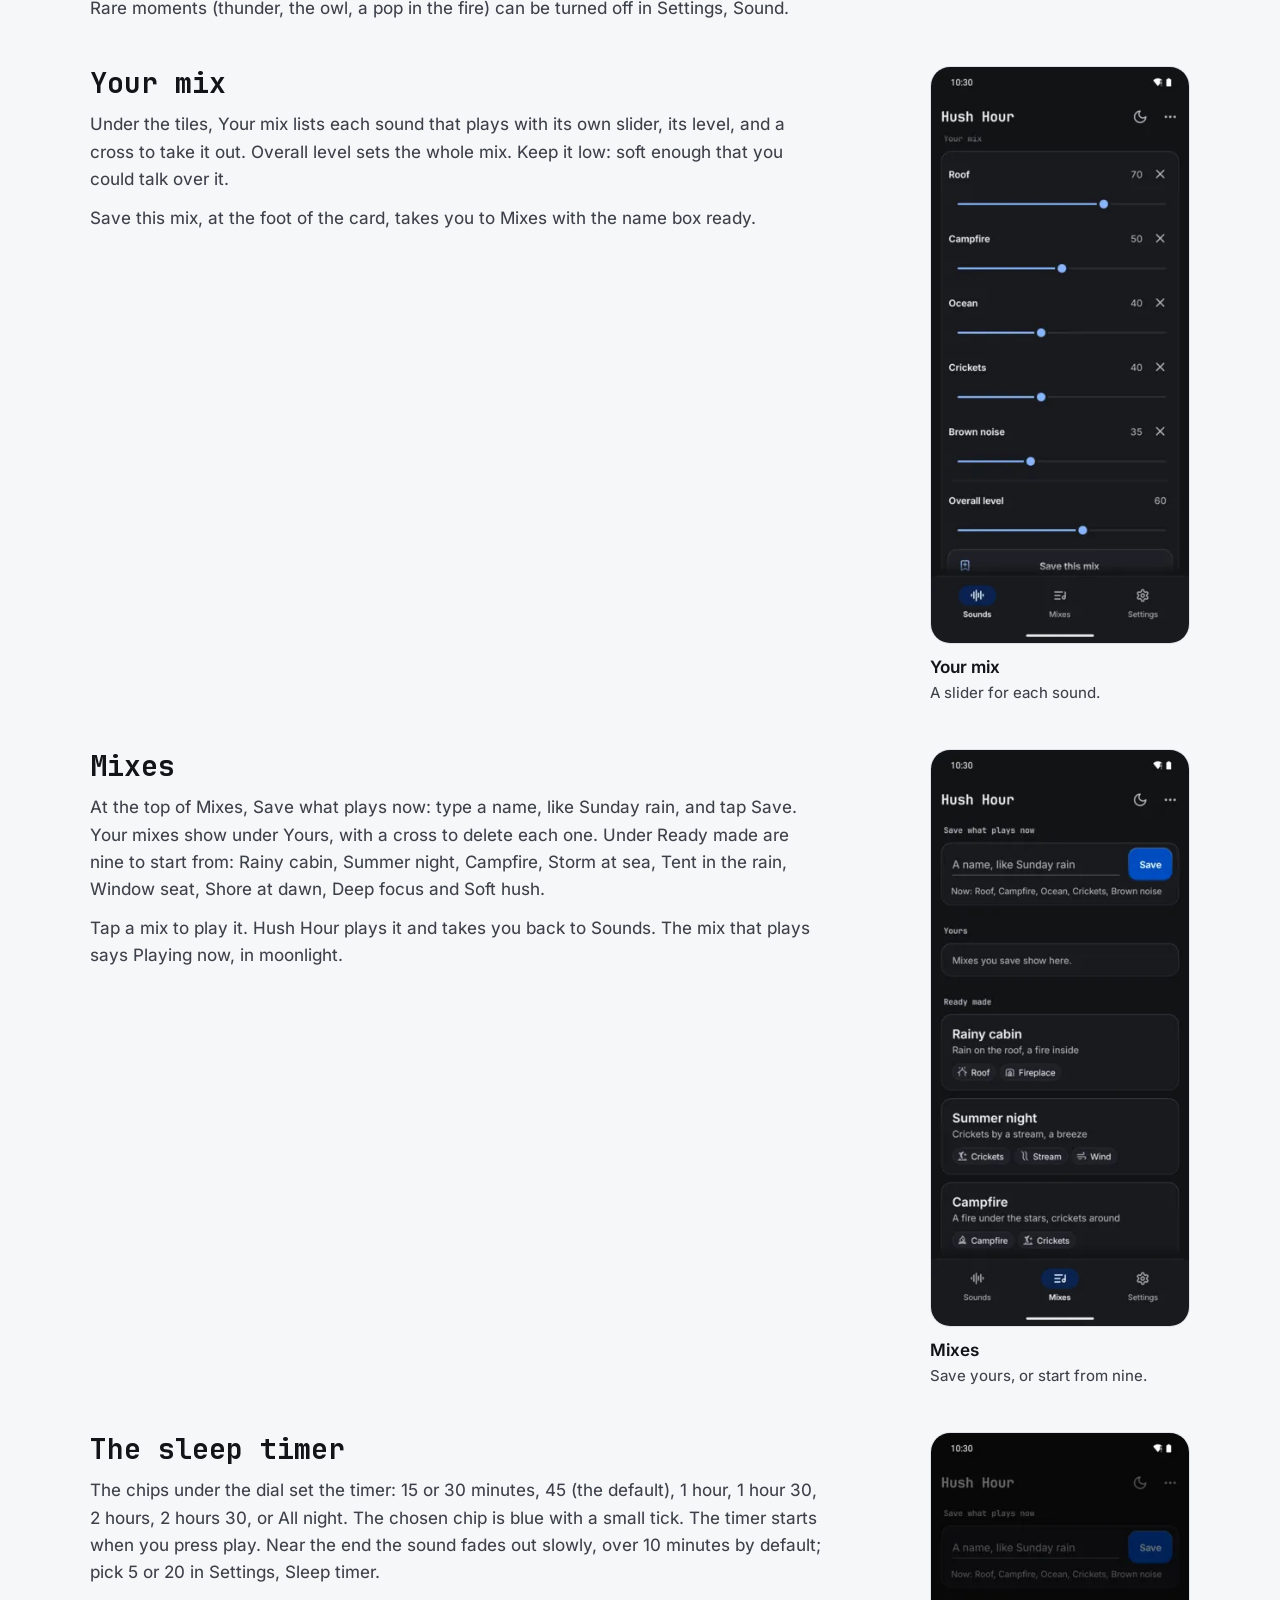
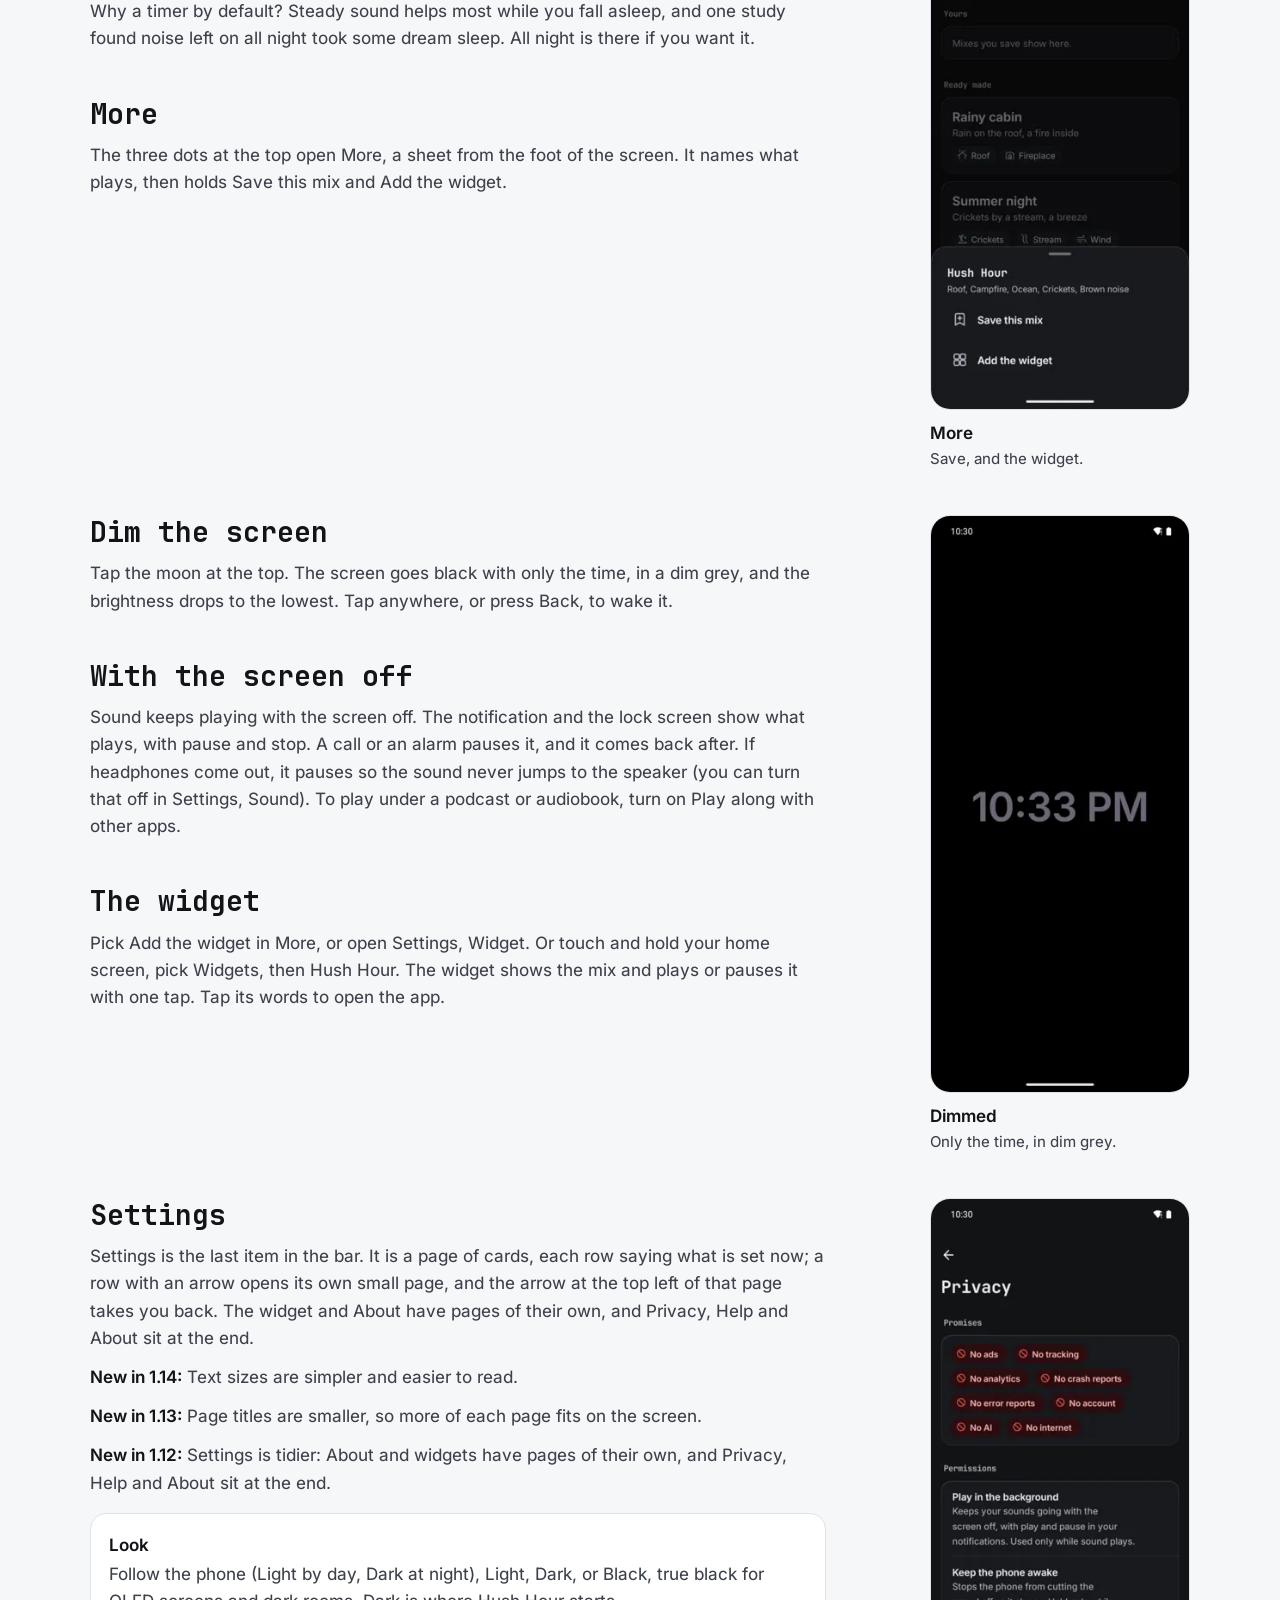
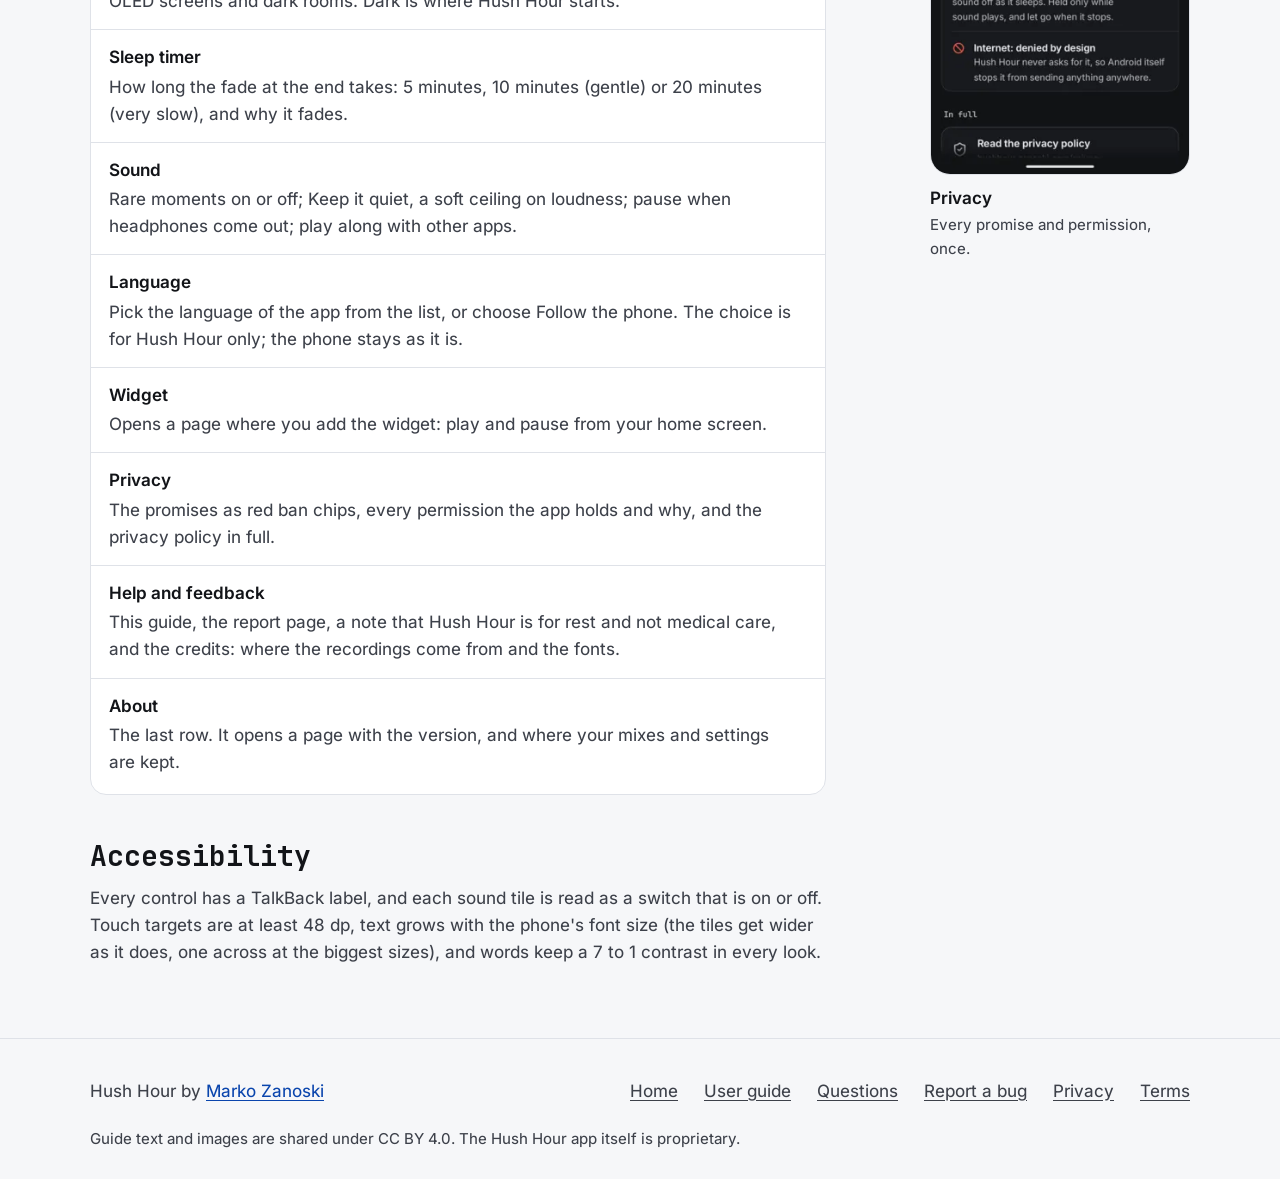
<file: docs/guide.html>
<!doctype html>
<html lang="en">
<head>
<meta charset="utf-8">
<meta name="viewport" content="width=device-width, initial-scale=1, viewport-fit=cover">
<title>Guide · Hush Hour user guide</title>
<meta name="description" content="How to use Hush Hour: Sounds, Mixes and Settings, the sleep timer, More, the dim screen and the widget.">
<meta name="theme-color" content="#f6f7f9" media="(prefers-color-scheme: light)">
<meta name="theme-color" content="#000000" media="(prefers-color-scheme: dark)">
<meta property="og:title" content="Guide · Hush Hour user guide">
<meta property="og:description" content="How to use Hush Hour: Sounds, Mixes and Settings, the sleep timer, More, the dim screen and the widget.">
<link rel="icon" href="img/icon.svg" type="image/svg+xml">
<link rel="preload" href="fonts/jetbrains-mono-bold.woff2" as="font" type="font/woff2" crossorigin>
<link rel="preload" href="fonts/inter-regular.woff2" as="font" type="font/woff2" crossorigin>
<style>:root {
color-scheme: light dark;
--zs-fill: #004cc0;
--zs-on-fill: #ffffff;
--zs-glow: #0068ff;
--zs-mono: "JetBrains Mono", ui-monospace, "SF Mono", Menlo, Consolas, monospace;
--zs-sans: "Inter", system-ui, -apple-system, "Segoe UI", Roboto, sans-serif;
--zs-fs: 1;
--zs-type-screen-title: calc(27px * var(--zs-fs));
--zs-type-app-bar-title: calc(22px * var(--zs-fs));
--zs-type-pro-headline: calc(22px * var(--zs-fs));
--zs-type-sheet-title: calc(18px * var(--zs-fs));
--zs-type-sheet-title-big: calc(22px * var(--zs-fs));
--zs-type-section-label: calc(13px * var(--zs-fs));
--zs-type-panel-value: calc(19px * var(--zs-fs));
--zs-type-number: calc(20px * var(--zs-fs));
--zs-type-version: calc(17px * var(--zs-fs));
--zs-type-body: calc(15px * var(--zs-fs));
--zs-type-key: calc(15px * var(--zs-fs));
--zs-type-key-main: calc(16px * var(--zs-fs));
--zs-type-header-key: calc(13px * var(--zs-fs));
--zs-type-item-name: calc(15px * var(--zs-fs));
--zs-type-feature-name: calc(15px * var(--zs-fs));
--zs-type-pitch: calc(14.5px * var(--zs-fs));
--zs-type-hint: calc(14px * var(--zs-fs));
--zs-type-small: calc(13.5px * var(--zs-fs));
--zs-type-feature-line: calc(13px * var(--zs-fs));
--zs-type-nav-label: calc(12.5px * var(--zs-fs));
--zs-type-chip: calc(12.5px * var(--zs-fs));
--zs-type-meta: calc(12.5px * var(--zs-fs));
--zs-type-axis: calc(12px * var(--zs-fs));
--zs-r-plate: 16px;
--zs-r-key: 14px;
--zs-r-key-focus-inner: 10px;
--zs-r-header-key: 12px;
--zs-r-icon-button: 12px;
--zs-r-row: 12px;
--zs-r-note: 12px;
--zs-r-theme-tile: 14px;
--zs-r-tile-preview: 9px;
--zs-r-feature-tile: 10px;
--zs-r-list-icon: 10px;
--zs-r-sheet-top: 24px;
--zs-r-grab: 4px;
--zs-r-pill: 999px;
--zs-r-chip: 999px;
--zs-r-switch: 999px;
--zs-key-h: 52px;
--zs-header-key-h: 48px;
--zs-touch: 48px;
--zs-row-h: 52px;
--zs-item-h: 56px;
--zs-nav-item-h: 56px;
--zs-pill-w: 60px;
--zs-pill-h: 32px;
--zs-pro-row-h: 60px;
--zs-content-max: 1100px;
--zs-press-ms: 70ms;
--zs-release-ms: 140ms;
--zs-look-ms: 250ms;
--zs-pill-ms: 200ms;
--zs-s0: 2px;
--zs-s1: 4px;
--zs-s2: 6px;
--zs-s3: 8px;
--zs-s4: 10px;
--zs-s5: 12px;
--zs-s6: 14px;
--zs-s7: 16px;
--zs-s8: 18px;
--zs-s9: 22px;
--zs-s10: 26px;
--zs-s11: 28px;
--zs-s12: 32px;
--zs-s13: 48px;
--zs-ground: #f6f7f9;
--zs-plate: #ffffff;
--zs-well: #eceef2;
--zs-line: #dfe2e8;
--zs-edge: #7b808c;
--zs-bevel: #ffffff;
--zs-text: #121418;
--zs-soft: #3d414a;
--zs-blue: #0a45ad;
--zs-on-blue: #ffffff;
--zs-ok: #0a5530;
--zs-warn: #5c3a00;
--zs-bad: #931313;
--zs-scrim: rgba(18,20,24,.38);
--zs-chosen: #e8f0ff;
--zs-on-chosen: #0a3f9e;
--zs-risky-fill: #fde8e7;
--zs-risky-text: #8a1010;
--zs-risky-line: #d42a20;
--zs-live-dot: #1a7f4b;
}
@media (prefers-color-scheme: dark) {
:root:not([data-look]), :root[data-look="auto"] {
--zs-ground: #000000;
--zs-plate: #0d0d10;
--zs-well: #16171b;
--zs-line: #24252b;
--zs-edge: #646771;
--zs-bevel: #34363e;
--zs-text: #ffffff;
--zs-soft: #b6b8c0;
--zs-blue: #7aaeff;
--zs-on-blue: #04132e;
--zs-ok: #6fdc9b;
--zs-warn: #f2c06b;
--zs-bad: #ff9d97;
--zs-scrim: rgba(0,0,0,.6);
--zs-chosen: #0a2350;
--zs-on-chosen: #ffffff;
--zs-risky-fill: #2a0d10;
--zs-risky-text: #ffb4ae;
--zs-risky-line: #ff5a4f;
--zs-live-dot: #3ecf8e;
}
}
:root[data-look="light"] {
color-scheme: light;
--zs-ground: #f6f7f9;
--zs-plate: #ffffff;
--zs-well: #eceef2;
--zs-line: #dfe2e8;
--zs-edge: #7b808c;
--zs-bevel: #ffffff;
--zs-text: #121418;
--zs-soft: #3d414a;
--zs-blue: #0a45ad;
--zs-on-blue: #ffffff;
--zs-ok: #0a5530;
--zs-warn: #5c3a00;
--zs-bad: #931313;
--zs-scrim: rgba(18,20,24,.38);
--zs-chosen: #e8f0ff;
--zs-on-chosen: #0a3f9e;
--zs-risky-fill: #fde8e7;
--zs-risky-text: #8a1010;
--zs-risky-line: #d42a20;
--zs-live-dot: #1a7f4b;
}
:root[data-look="dark"] {
color-scheme: dark;
--zs-ground: #111215;
--zs-plate: #18191d;
--zs-well: #1f2126;
--zs-line: #2a2c33;
--zs-edge: #6c707b;
--zs-bevel: #3a3d46;
--zs-text: #eceef2;
--zs-soft: #b5b8c1;
--zs-blue: #86b6ff;
--zs-on-blue: #04132e;
--zs-ok: #6fdc9b;
--zs-warn: #f2c06b;
--zs-bad: #ff9d97;
--zs-scrim: rgba(0,0,0,.55);
--zs-chosen: #0a2350;
--zs-on-chosen: #ffffff;
--zs-risky-fill: #2a0d10;
--zs-risky-text: #ffb4ae;
--zs-risky-line: #ff5a4f;
--zs-live-dot: #3ecf8e;
}
:root[data-look="black"] {
color-scheme: dark;
--zs-ground: #000000;
--zs-plate: #0d0d10;
--zs-well: #16171b;
--zs-line: #24252b;
--zs-edge: #646771;
--zs-bevel: #34363e;
--zs-text: #ffffff;
--zs-soft: #b6b8c0;
--zs-blue: #7aaeff;
--zs-on-blue: #04132e;
--zs-ok: #6fdc9b;
--zs-warn: #f2c06b;
--zs-bad: #ff9d97;
--zs-scrim: rgba(0,0,0,.6);
--zs-chosen: #0a2350;
--zs-on-chosen: #ffffff;
--zs-risky-fill: #2a0d10;
--zs-risky-text: #ffb4ae;
--zs-risky-line: #ff5a4f;
--zs-live-dot: #3ecf8e;
}
@media (prefers-reduced-motion: reduce) { :root { --zs-press-ms: 0ms; --zs-release-ms: 0ms; --zs-look-ms: 0ms; --zs-pill-ms: 0ms; } }
@font-face { font-family: Inter; src: url(fonts/inter-regular.woff2) format("woff2"); font-weight: 400; font-display: swap; }
@font-face { font-family: Inter; src: url(fonts/inter-semibold.woff2) format("woff2"); font-weight: 600; font-display: swap; }
@font-face { font-family: "JetBrains Mono"; src: url(fonts/jetbrains-mono-bold.woff2) format("woff2"); font-weight: 700; font-display: swap; }
:root { --hh-live: #353f9e; }
@media (prefers-color-scheme: dark) { :root:not([data-look]), :root[data-look="auto"] { --hh-live: #aab7ff; } }
:root[data-look="light"] { --hh-live: #353f9e; }
:root[data-look="dark"], :root[data-look="black"] { --hh-live: #aab7ff; }
* { box-sizing: border-box; }
html { background: var(--zs-ground); scroll-behavior: smooth; -webkit-text-size-adjust: 100%; }
@media (prefers-reduced-motion: reduce) { html { scroll-behavior: auto; } }
body { margin: 0; color: var(--zs-text); background: var(--zs-ground); font: 400 1.0625rem/1.6 var(--zs-sans); -webkit-font-smoothing: antialiased; }
img, svg { display: block; max-width: 100%; }
a { color: var(--zs-blue); text-underline-offset: .2em; }
a:hover { text-decoration-thickness: 2px; }
:focus-visible { outline: 2px solid var(--zs-glow); outline-offset: 3px; border-radius: var(--zs-r-row); }
.skip { position: absolute; left: -999px; top: 8px; z-index: 20; background: var(--zs-fill); color: var(--zs-on-fill); padding: 12px 18px; border-radius: var(--zs-r-key); font-weight: 600; }
.skip:focus { left: 12px; }
.wrap { width: min(var(--zs-content-max), 100% - 40px); margin-inline: auto; }
h1, h2, .lbl { font-family: var(--zs-mono); font-weight: 700; letter-spacing: 0; margin: 0; }
h1, h2, h3 { text-wrap: balance; }
p, li, dd { text-wrap: pretty; }
h1 { font-size: clamp(2rem, 5.2vw, 3rem); line-height: 1.12; }
h2 { font-size: clamp(1.375rem, 3vw, 1.75rem); line-height: 1.2; margin: 44px 0 12px; }
h3, .h3 { font: 600 1.125rem/1.35 var(--zs-sans); margin: 0; }
.lbl { font-size: .875rem; color: var(--zs-soft); margin: 0 0 10px; }
p { margin: 0; }
p + p { margin-top: 12px; }
.bar { position: sticky; top: 0; z-index: 10; background: var(--zs-ground); border-bottom: 1px solid var(--zs-line); padding-top: env(safe-area-inset-top, 0px); }
.bar .wrap { display: flex; flex-wrap: wrap; align-items: center; justify-content: space-between; gap: 0 12px; min-height: 64px; padding-block: 8px; }
.brand { display: flex; align-items: center; gap: 10px; min-height: 48px; color: var(--zs-text); text-decoration: none; font: 700 1.25rem/1 var(--zs-mono); white-space: nowrap; }
.brand img { width: 34px; height: 34px; border-radius: 9px; }
.bar nav { display: flex; align-items: center; gap: 4px; }
.bar nav a { display: inline-flex; align-items: center; min-height: 48px; padding: 0 14px; border-radius: var(--zs-r-row); color: var(--zs-soft); font-weight: 600; font-size: .9375rem; text-decoration: none; white-space: nowrap; }
.bar nav a:hover, .bar nav a[aria-current] { color: var(--zs-text); background: var(--zs-well); }
@media (max-width: 760px) { .hide-s { display: none !important; } }
.key { display: inline-flex; align-items: center; justify-content: center; gap: 10px; min-height: var(--zs-key-h); padding: 0 22px; border-radius: var(--zs-r-key); border: 1px solid transparent; font: 600 1rem/1.2 var(--zs-sans); text-decoration: none; text-align: center; cursor: pointer; transition: transform var(--zs-release-ms) ease, filter var(--zs-release-ms) ease; }
.key:active { transform: scale(.97); transition-duration: var(--zs-press-ms); }
.key.filled, .bar nav a.key { color: var(--zs-on-fill); background: linear-gradient(var(--zs-fill), var(--zs-fill)) padding-box, linear-gradient(to bottom, rgba(255,255,255,.32), color-mix(in srgb, var(--zs-fill) 65%, #000) 45%) border-box; }
.key.filled:hover, .bar nav a.key:hover { color: var(--zs-on-fill); filter: brightness(1.08); }
.bar nav a.key { min-height: 48px; padding: 0 18px; border-radius: var(--zs-r-header-key); }
.key.tonal { color: var(--zs-text); background: linear-gradient(var(--zs-well), var(--zs-well)) padding-box, linear-gradient(to bottom, var(--zs-bevel), var(--zs-line) 45%) border-box; }
.keys { display: grid; gap: 10px; margin-top: 28px; max-width: 34rem; }
@media (min-width: 35em) { .keys { grid-auto-flow: column; grid-auto-columns: minmax(0, 1fr); } }
.plate { background: var(--zs-plate); border: 1px solid var(--zs-line); border-radius: var(--zs-r-plate); box-shadow: 0 1px 0 var(--zs-bevel) inset; }
.page { position: relative; isolation: isolate; padding-block: 40px 72px; }
.page::before { content: ""; position: absolute; inset: 0 0 auto; height: 320px; z-index: -1; pointer-events: none; background: radial-gradient(60% 100% at 50% 0%, color-mix(in srgb, var(--zs-glow) 12%, transparent), transparent); }
.lede { margin-top: 16px; max-width: 40rem; color: var(--zs-soft); font-size: clamp(1.0625rem, 1.8vw, 1.25rem); }
.doc { max-width: 46rem; overflow-wrap: break-word; }
.doc p, .doc li { color: var(--zs-soft); }
.doc strong, .doc b { color: var(--zs-text); font-weight: 600; }
.doc ul, .doc ol { padding-left: 1.3em; }
.doc li + li { margin-top: 6px; }
dl.rows { margin: 16px 0 0; padding: 4px 0; }
dl.rows > div { padding: 14px 18px; }
dl.rows > div + div { border-top: 1px solid var(--zs-line); }
dl.rows dt { font-weight: 600; color: var(--zs-text); }
dl.rows dd { margin: 2px 0 0; color: var(--zs-soft); }
.with-shot { display: grid; grid-template-columns: minmax(0, 1fr); gap: 24px; align-items: start; }
@media (min-width: 840px) { .with-shot { grid-template-columns: minmax(0, 1fr) 260px; gap: 56px; } .with-shot > figure { position: sticky; top: 88px; margin-top: 44px; } }
figure { margin: 0; }
figure img { width: 100%; height: auto; aspect-ratio: 9 / 20; border-radius: 20px; border: 1px solid var(--zs-line); background: var(--zs-plate); }
.with-shot > figure { max-width: 260px; }
figcaption { margin-top: 10px; font-weight: 600; }
figcaption span { display: block; font-weight: 400; color: var(--zs-soft); font-size: .9375rem; }
.shots { display: grid; gap: 16px; grid-template-columns: repeat(2, minmax(0, 1fr)); margin: 32px 0 0; padding: 0; list-style: none; }
@media (min-width: 840px) { .shots { grid-template-columns: repeat(4, minmax(0, 1fr)); gap: 24px; } }
.cards { display: grid; gap: 12px; margin-top: 24px; }
@media (min-width: 840px) { .cards { grid-template-columns: 1fr 1fr; } }
.card { padding: 22px; display: flex; flex-direction: column; gap: 6px; }
.card p { color: var(--zs-soft); }
.card .key { margin-top: auto; align-self: start; }
.card p:last-of-type { margin-bottom: 14px; }
.mail { color: var(--zs-text); }
.sr { position: absolute; width: 1px; height: 1px; overflow: hidden; clip-path: inset(50%); white-space: nowrap; }
footer { border-top: 1px solid var(--zs-line); padding: 28px 0 calc(28px + env(safe-area-inset-bottom, 0px)); color: var(--zs-soft); }
footer .wrap { display: flex; flex-wrap: wrap; gap: 12px 24px; justify-content: space-between; align-items: center; }
footer nav { display: flex; flex-wrap: wrap; gap: 2px; margin-inline: -12px; }
footer nav a { display: inline-flex; align-items: center; min-height: 48px; padding: 0 12px; color: var(--zs-soft); border-radius: var(--zs-r-row); }
footer nav a:hover, footer nav a[aria-current] { color: var(--zs-text); }
footer .lic { flex-basis: 100%; font-size: .9375rem; }
@media (min-width: 2200px) { html { font-size: 130%; } .wrap { width: min(1600px, 100% - 96px); } }
@media (min-width: 3200px) { html { font-size: 180%; } .wrap { width: min(2400px, 100% - 160px); } }
@media (prefers-reduced-motion: reduce) { .key { transition: none; } .key:active { transform: none; } }</style>
</head>
<body>
<a class="skip" href="#main">Skip to content</a>
<header class="bar">
  <div class="wrap">
    <a class="brand" href="index.html"><img src="img/icon.svg" alt="" width="34" height="34"><span>Hush Hour</span></a>
    <nav aria-label="Guide pages"><a class="hide-s" href="index.html">Home</a><a class="hide-s" href="guide.html" aria-current="page">Guide</a><a class="hide-s" href="faq.html">Questions</a><a class="hide-s" href="report.html">Report a bug</a><a class="key" href="https://play.google.com/store/apps/details?id=com.zanoshky.hushhour&amp;referrer=utm_source%3Dguide%26utm_medium%3Ddocs%26utm_campaign%3Dhush-hour-2026-11">Get the app</a></nav>
  </div>
</header>
<main id="main" class="page">
  <div class="wrap">

    <p class="lbl">Guide</p>
    <h1>How Hush Hour works</h1>

    <div class="with-shot">
      <div class="doc">
        <h2>Start in one tap</h2>
        <p>Hush Hour opens on Sounds. Press the round play key under the dial. The first time, soft rain on the roof plays. The dial says what is going on (Ready, Time left, Fading out or All night), how long is left, and the clock time it goes silent. The line under it names what plays.</p>

        <h2>Three sections in the bar</h2>
        <p>The bar at the foot of the screen has three sections: Sounds, Mixes and Settings. The one you are on sits on a blue pill. Tap another to switch; it opens at its top. Tap the one you are on to scroll back to its top. Back on Mixes or Settings takes you to Sounds.</p>
        <p>At the top right are two keys on every section: the moon dims the screen, and the three dots open More.</p>
      </div>
      <figure><img src="img/home-playing.jpg" srcset="img/home-playing-300.webp 300w, img/home-playing-540.webp 540w" sizes="(min-width: 840px) 260px, 45vw" alt="Sounds while playing: the time, the sleep timer dial with 45 minutes left and Silent by 11:15 PM, the pause key, the mix name and the timer chips, with Sounds, Mixes and Settings in the bar at the foot." width="540" height="1200" loading="lazy" decoding="async"><figcaption>Sounds<span>The dial, play and the timer chips.</span></figcaption></figure>
    </div>

    <div class="with-shot">
      <div class="doc">
        <h2>Sounds</h2>
        <p>Scroll down on Sounds to the sound tiles. Tap a tile to add its sound to the mix, tap it again to take it out. A tile that plays is lit in moonlight, with a bar along its foot that shows its level. You can play up to eight sounds at once.</p>
        <dl class="rows plate">
          <div><dt>Rain</dt><dd>Rain on a yard, rain on the glass (Window), on the roof, on a tent, a mountain downpour, and a storm with far thunder now and then.</dd></div>
          <div><dt>Water</dt><dd>Waves on the shore (Ocean) and a river murmur (Stream).</dd></div>
          <div><dt>Woods and night</dt><dd>Birds in the trees (Forest), wind in the leaves, and crickets on a summer night with an owl now and then.</dd></div>
          <div><dt>Fire</dt><dd>A campfire and a fireplace, with a log popping now and then.</dd></div>
          <div><dt>Noise</dt><dd>A bedroom fan, and white, pink and brown noise. White is bright like a hiss, pink is softer like steady rain, brown is deep and low.</dd></div>
        </dl>
        <p style="margin-top:16px">Rare moments (thunder, the owl, a pop in the fire) can be turned off in Settings, Sound.</p>
      </div>
      <figure><img src="img/sounds.jpg" srcset="img/sounds-300.webp 300w, img/sounds-540.webp 540w" sizes="(min-width: 840px) 260px, 45vw" alt="The sound tiles: Rain, Window, Roof, Tent, Downpour, Storm, Ocean, Stream, Forest, Wind, Crickets, Campfire, Fireplace, Fan, White noise and Pink noise. The five in the mix are lit." width="540" height="1200" loading="lazy" decoding="async"><figcaption>The tiles<span>A lit tile is in the mix.</span></figcaption></figure>
    </div>

    <div class="with-shot">
      <div class="doc">
        <h2>Your mix</h2>
        <p>Under the tiles, Your mix lists each sound that plays with its own slider, its level, and a cross to take it out. Overall level sets the whole mix. Keep it low: soft enough that you could talk over it.</p>
        <p>Save this mix, at the foot of the card, takes you to Mixes with the name box ready.</p>
      </div>
      <figure><img src="img/levels.jpg" srcset="img/levels-300.webp 300w, img/levels-540.webp 540w" sizes="(min-width: 840px) 260px, 45vw" alt="Your mix: Roof, Campfire, Ocean, Crickets and Brown noise, each with its level and a cross to take it out, then Overall level and Save this mix." width="540" height="1200" loading="lazy" decoding="async"><figcaption>Your mix<span>A slider for each sound.</span></figcaption></figure>
    </div>

    <div class="with-shot">
      <div class="doc">
        <h2>Mixes</h2>
        <p>At the top of Mixes, Save what plays now: type a name, like Sunday rain, and tap Save. Your mixes show under Yours, with a cross to delete each one. Under Ready made are nine to start from: Rainy cabin, Summer night, Campfire, Storm at sea, Tent in the rain, Window seat, Shore at dawn, Deep focus and Soft hush.</p>
        <p>Tap a mix to play it. Hush Hour plays it and takes you back to Sounds. The mix that plays says Playing now, in moonlight.</p>
      </div>
      <figure><img src="img/mixes.jpg" srcset="img/mixes-300.webp 300w, img/mixes-540.webp 540w" sizes="(min-width: 840px) 260px, 45vw" alt="Mixes: a box to name and save what plays now, Yours with the line Mixes you save show here, then Ready made: Rainy cabin, Summer night and Campfire." width="540" height="1200" loading="lazy" decoding="async"><figcaption>Mixes<span>Save yours, or start from nine.</span></figcaption></figure>
    </div>

    <div class="with-shot">
      <div class="doc">
        <h2>The sleep timer</h2>
        <p>The chips under the dial set the timer: 15 or 30 minutes, 45 (the default), 1 hour, 1 hour 30, 2 hours, 2 hours 30, or All night. The chosen chip is blue with a small tick. The timer starts when you press play. Near the end the sound fades out slowly, over 10 minutes by default; pick 5 or 20 in Settings, Sleep timer.</p>
        <p>Why a timer by default? Steady sound helps most while you fall asleep, and one study found noise left on all night took some dream sleep. All night is there if you want it.</p>

        <h2>More</h2>
        <p>The three dots at the top open More, a sheet from the foot of the screen. It names what plays, then holds Save this mix and Add the widget.</p>
      </div>
      <figure><img src="img/more.jpg" srcset="img/more-300.webp 300w, img/more-540.webp 540w" sizes="(min-width: 840px) 260px, 45vw" alt="The More sheet: Hush Hour, what plays now, then Save this mix and Add the widget." width="540" height="1200" loading="lazy" decoding="async"><figcaption>More<span>Save, and the widget.</span></figcaption></figure>
    </div>

    <div class="with-shot">
      <div class="doc">
        <h2>Dim the screen</h2>
        <p>Tap the moon at the top. The screen goes black with only the time, in a dim grey, and the brightness drops to the lowest. Tap anywhere, or press Back, to wake it.</p>

        <h2>With the screen off</h2>
        <p>Sound keeps playing with the screen off. The notification and the lock screen show what plays, with pause and stop. A call or an alarm pauses it, and it comes back after. If headphones come out, it pauses so the sound never jumps to the speaker (you can turn that off in Settings, Sound). To play under a podcast or audiobook, turn on Play along with other apps.</p>

        <h2>The widget</h2>
        <p>Pick Add the widget in More, or open Settings, Widget. Or touch and hold your home screen, pick Widgets, then Hush Hour. The widget shows the mix and plays or pauses it with one tap. Tap its words to open the app.</p>
      </div>
      <figure><img src="img/dim.jpg" srcset="img/dim-300.webp 300w, img/dim-540.webp 540w" sizes="(min-width: 840px) 260px, 45vw" alt="The dimmed screen: black, with only the time in a dim grey." width="540" height="1200" loading="lazy" decoding="async"><figcaption>Dimmed<span>Only the time, in dim grey.</span></figcaption></figure>
    </div>

    <div class="with-shot">
      <div class="doc">
        <h2>Settings</h2>
        <p>Settings is the last item in the bar. It is a page of cards, each row saying what is set now; a row with an arrow opens its own small page, and the arrow at the top left of that page takes you back. The widget and About have pages of their own, and Privacy, Help and About sit at the end.</p>
        <p><strong>New in 1.14:</strong> Text sizes are simpler and easier to read.</p>
        <p><strong>New in 1.13:</strong> Page titles are smaller, so more of each page fits on the screen.</p>
        <p><strong>New in 1.12:</strong> Settings is tidier: About and widgets have pages of their own, and Privacy, Help and About sit at the end.</p>
        <dl class="rows plate">
          <div><dt>Look</dt><dd>Follow the phone (Light by day, Dark at night), Light, Dark, or Black, true black for OLED screens and dark rooms. Dark is where Hush Hour starts.</dd></div>
          <div><dt>Sleep timer</dt><dd>How long the fade at the end takes: 5 minutes, 10 minutes (gentle) or 20 minutes (very slow), and why it fades.</dd></div>
          <div><dt>Sound</dt><dd>Rare moments on or off; Keep it quiet, a soft ceiling on loudness; pause when headphones come out; play along with other apps.</dd></div>
          <div><dt>Language</dt><dd>Pick the language of the app from the list, or choose Follow the phone. The choice is for Hush Hour only; the phone stays as it is.</dd></div>
          <div><dt>Widget</dt><dd>Opens a page where you add the widget: play and pause from your home screen.</dd></div>
          <div><dt>Privacy</dt><dd>The promises as red ban chips, every permission the app holds and why, and the privacy policy in full.</dd></div>
          <div><dt>Help and feedback</dt><dd>This guide, the report page, a note that Hush Hour is for rest and not medical care, and the credits: where the recordings come from and the fonts.</dd></div>
          <div><dt>About</dt><dd>The last row. It opens a page with the version, and where your mixes and settings are kept.</dd></div>
        </dl>
      </div>
      <figure><img src="img/privacy.jpg" srcset="img/privacy-300.webp 300w, img/privacy-540.webp 540w" sizes="(min-width: 840px) 260px, 45vw" alt="Privacy in Settings: red ban chips No ads, No tracking, No analytics, No crash reports, No error reports, No account, No AI and No internet, then Play in the background, Keep the phone awake and Internet denied by design, each with why." width="540" height="1200" loading="lazy" decoding="async"><figcaption>Privacy<span>Every promise and permission, once.</span></figcaption></figure>
    </div>

    <div class="doc">
      <h2>Accessibility</h2>
      <p>Every control has a TalkBack label, and each sound tile is read as a switch that is on or off. Touch targets are at least 48 dp, text grows with the phone's font size (the tiles get wider as it does, one across at the biggest sizes), and words keep a 7 to 1 contrast in every look.</p>
    </div>

  </div>
</main>
<footer>
  <div class="wrap">
    <span>Hush Hour by <a href="https://zanoski.com">Marko Zanoski</a></span>
    <nav aria-label="Footer"><a href="https://hushhour.zanoski.com">Home</a><a href="index.html">User guide</a><a href="faq.html">Questions</a><a href="report.html">Report a bug</a><a href="https://hushhour.zanoski.com/privacy">Privacy</a><a href="https://hushhour.zanoski.com/terms">Terms</a></nav>
    <p class="lic">Guide text and images are shared under CC BY 4.0. The Hush Hour app itself is proprietary.</p>
  </div>
</footer>
</body>
</html>
</file>
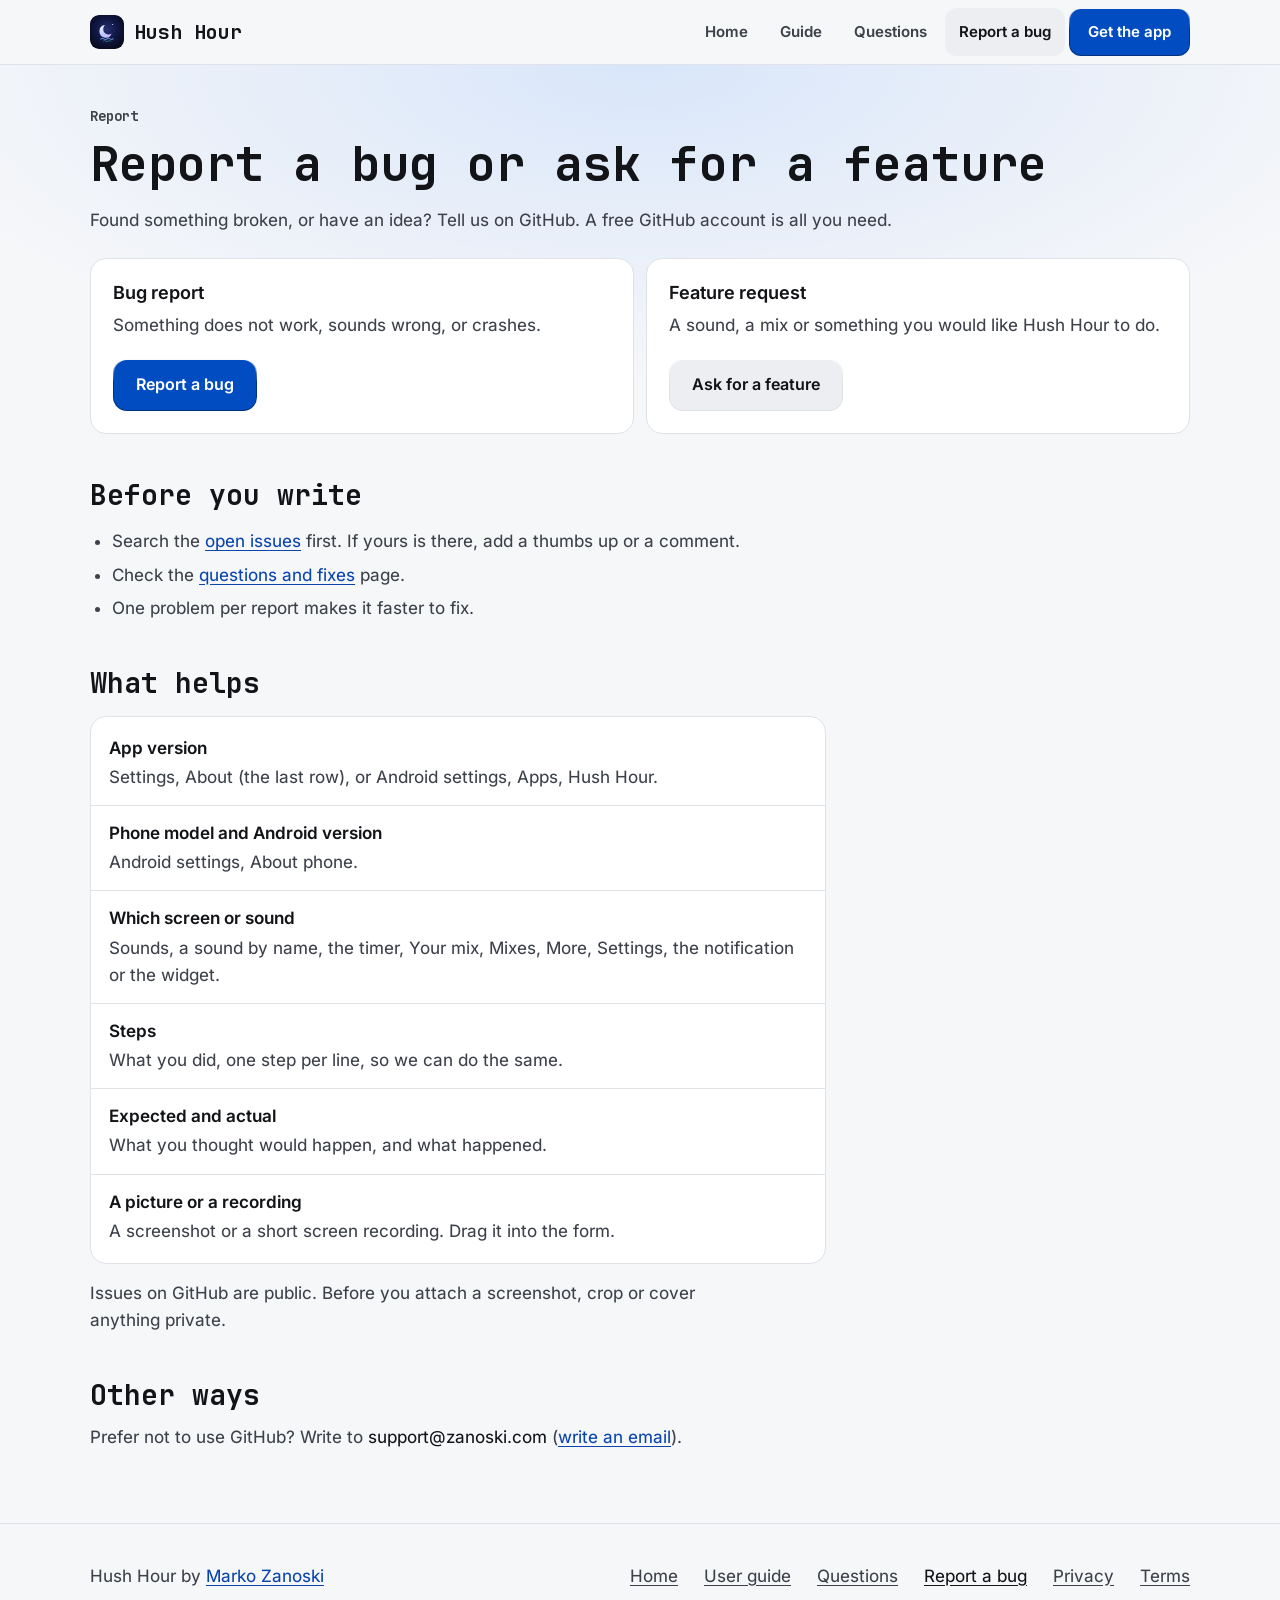
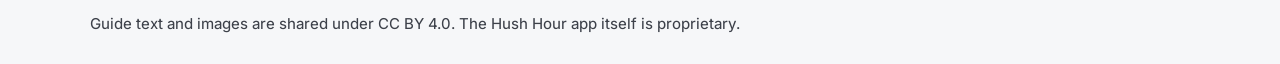
<file: docs/report.html>
<!doctype html>
<html lang="en">
<head>
<meta charset="utf-8">
<meta name="viewport" content="width=device-width, initial-scale=1, viewport-fit=cover">
<title>Report a bug · Hush Hour user guide</title>
<meta name="description" content="How to report a Hush Hour bug or ask for a feature on GitHub.">
<meta name="theme-color" content="#f6f7f9" media="(prefers-color-scheme: light)">
<meta name="theme-color" content="#000000" media="(prefers-color-scheme: dark)">
<meta property="og:title" content="Report a bug · Hush Hour user guide">
<meta property="og:description" content="How to report a Hush Hour bug or ask for a feature on GitHub.">
<link rel="icon" href="img/icon.svg" type="image/svg+xml">
<link rel="preload" href="fonts/jetbrains-mono-bold.woff2" as="font" type="font/woff2" crossorigin>
<link rel="preload" href="fonts/inter-regular.woff2" as="font" type="font/woff2" crossorigin>
<style>:root {
color-scheme: light dark;
--zs-fill: #004cc0;
--zs-on-fill: #ffffff;
--zs-glow: #0068ff;
--zs-mono: "JetBrains Mono", ui-monospace, "SF Mono", Menlo, Consolas, monospace;
--zs-sans: "Inter", system-ui, -apple-system, "Segoe UI", Roboto, sans-serif;
--zs-fs: 1;
--zs-type-screen-title: calc(27px * var(--zs-fs));
--zs-type-app-bar-title: calc(22px * var(--zs-fs));
--zs-type-pro-headline: calc(22px * var(--zs-fs));
--zs-type-sheet-title: calc(18px * var(--zs-fs));
--zs-type-sheet-title-big: calc(22px * var(--zs-fs));
--zs-type-section-label: calc(13px * var(--zs-fs));
--zs-type-panel-value: calc(19px * var(--zs-fs));
--zs-type-number: calc(20px * var(--zs-fs));
--zs-type-version: calc(17px * var(--zs-fs));
--zs-type-body: calc(15px * var(--zs-fs));
--zs-type-key: calc(15px * var(--zs-fs));
--zs-type-key-main: calc(16px * var(--zs-fs));
--zs-type-header-key: calc(13px * var(--zs-fs));
--zs-type-item-name: calc(15px * var(--zs-fs));
--zs-type-feature-name: calc(15px * var(--zs-fs));
--zs-type-pitch: calc(14.5px * var(--zs-fs));
--zs-type-hint: calc(14px * var(--zs-fs));
--zs-type-small: calc(13.5px * var(--zs-fs));
--zs-type-feature-line: calc(13px * var(--zs-fs));
--zs-type-nav-label: calc(12.5px * var(--zs-fs));
--zs-type-chip: calc(12.5px * var(--zs-fs));
--zs-type-meta: calc(12.5px * var(--zs-fs));
--zs-type-axis: calc(12px * var(--zs-fs));
--zs-r-plate: 16px;
--zs-r-key: 14px;
--zs-r-key-focus-inner: 10px;
--zs-r-header-key: 12px;
--zs-r-icon-button: 12px;
--zs-r-row: 12px;
--zs-r-note: 12px;
--zs-r-theme-tile: 14px;
--zs-r-tile-preview: 9px;
--zs-r-feature-tile: 10px;
--zs-r-list-icon: 10px;
--zs-r-sheet-top: 24px;
--zs-r-grab: 4px;
--zs-r-pill: 999px;
--zs-r-chip: 999px;
--zs-r-switch: 999px;
--zs-key-h: 52px;
--zs-header-key-h: 48px;
--zs-touch: 48px;
--zs-row-h: 52px;
--zs-item-h: 56px;
--zs-nav-item-h: 56px;
--zs-pill-w: 60px;
--zs-pill-h: 32px;
--zs-pro-row-h: 60px;
--zs-content-max: 1100px;
--zs-press-ms: 70ms;
--zs-release-ms: 140ms;
--zs-look-ms: 250ms;
--zs-pill-ms: 200ms;
--zs-s0: 2px;
--zs-s1: 4px;
--zs-s2: 6px;
--zs-s3: 8px;
--zs-s4: 10px;
--zs-s5: 12px;
--zs-s6: 14px;
--zs-s7: 16px;
--zs-s8: 18px;
--zs-s9: 22px;
--zs-s10: 26px;
--zs-s11: 28px;
--zs-s12: 32px;
--zs-s13: 48px;
--zs-ground: #f6f7f9;
--zs-plate: #ffffff;
--zs-well: #eceef2;
--zs-line: #dfe2e8;
--zs-edge: #7b808c;
--zs-bevel: #ffffff;
--zs-text: #121418;
--zs-soft: #3d414a;
--zs-blue: #0a45ad;
--zs-on-blue: #ffffff;
--zs-ok: #0a5530;
--zs-warn: #5c3a00;
--zs-bad: #931313;
--zs-scrim: rgba(18,20,24,.38);
--zs-chosen: #e8f0ff;
--zs-on-chosen: #0a3f9e;
--zs-risky-fill: #fde8e7;
--zs-risky-text: #8a1010;
--zs-risky-line: #d42a20;
--zs-live-dot: #1a7f4b;
}
@media (prefers-color-scheme: dark) {
:root:not([data-look]), :root[data-look="auto"] {
--zs-ground: #000000;
--zs-plate: #0d0d10;
--zs-well: #16171b;
--zs-line: #24252b;
--zs-edge: #646771;
--zs-bevel: #34363e;
--zs-text: #ffffff;
--zs-soft: #b6b8c0;
--zs-blue: #7aaeff;
--zs-on-blue: #04132e;
--zs-ok: #6fdc9b;
--zs-warn: #f2c06b;
--zs-bad: #ff9d97;
--zs-scrim: rgba(0,0,0,.6);
--zs-chosen: #0a2350;
--zs-on-chosen: #ffffff;
--zs-risky-fill: #2a0d10;
--zs-risky-text: #ffb4ae;
--zs-risky-line: #ff5a4f;
--zs-live-dot: #3ecf8e;
}
}
:root[data-look="light"] {
color-scheme: light;
--zs-ground: #f6f7f9;
--zs-plate: #ffffff;
--zs-well: #eceef2;
--zs-line: #dfe2e8;
--zs-edge: #7b808c;
--zs-bevel: #ffffff;
--zs-text: #121418;
--zs-soft: #3d414a;
--zs-blue: #0a45ad;
--zs-on-blue: #ffffff;
--zs-ok: #0a5530;
--zs-warn: #5c3a00;
--zs-bad: #931313;
--zs-scrim: rgba(18,20,24,.38);
--zs-chosen: #e8f0ff;
--zs-on-chosen: #0a3f9e;
--zs-risky-fill: #fde8e7;
--zs-risky-text: #8a1010;
--zs-risky-line: #d42a20;
--zs-live-dot: #1a7f4b;
}
:root[data-look="dark"] {
color-scheme: dark;
--zs-ground: #111215;
--zs-plate: #18191d;
--zs-well: #1f2126;
--zs-line: #2a2c33;
--zs-edge: #6c707b;
--zs-bevel: #3a3d46;
--zs-text: #eceef2;
--zs-soft: #b5b8c1;
--zs-blue: #86b6ff;
--zs-on-blue: #04132e;
--zs-ok: #6fdc9b;
--zs-warn: #f2c06b;
--zs-bad: #ff9d97;
--zs-scrim: rgba(0,0,0,.55);
--zs-chosen: #0a2350;
--zs-on-chosen: #ffffff;
--zs-risky-fill: #2a0d10;
--zs-risky-text: #ffb4ae;
--zs-risky-line: #ff5a4f;
--zs-live-dot: #3ecf8e;
}
:root[data-look="black"] {
color-scheme: dark;
--zs-ground: #000000;
--zs-plate: #0d0d10;
--zs-well: #16171b;
--zs-line: #24252b;
--zs-edge: #646771;
--zs-bevel: #34363e;
--zs-text: #ffffff;
--zs-soft: #b6b8c0;
--zs-blue: #7aaeff;
--zs-on-blue: #04132e;
--zs-ok: #6fdc9b;
--zs-warn: #f2c06b;
--zs-bad: #ff9d97;
--zs-scrim: rgba(0,0,0,.6);
--zs-chosen: #0a2350;
--zs-on-chosen: #ffffff;
--zs-risky-fill: #2a0d10;
--zs-risky-text: #ffb4ae;
--zs-risky-line: #ff5a4f;
--zs-live-dot: #3ecf8e;
}
@media (prefers-reduced-motion: reduce) { :root { --zs-press-ms: 0ms; --zs-release-ms: 0ms; --zs-look-ms: 0ms; --zs-pill-ms: 0ms; } }
@font-face { font-family: Inter; src: url(fonts/inter-regular.woff2) format("woff2"); font-weight: 400; font-display: swap; }
@font-face { font-family: Inter; src: url(fonts/inter-semibold.woff2) format("woff2"); font-weight: 600; font-display: swap; }
@font-face { font-family: "JetBrains Mono"; src: url(fonts/jetbrains-mono-bold.woff2) format("woff2"); font-weight: 700; font-display: swap; }
:root { --hh-live: #353f9e; }
@media (prefers-color-scheme: dark) { :root:not([data-look]), :root[data-look="auto"] { --hh-live: #aab7ff; } }
:root[data-look="light"] { --hh-live: #353f9e; }
:root[data-look="dark"], :root[data-look="black"] { --hh-live: #aab7ff; }
* { box-sizing: border-box; }
html { background: var(--zs-ground); scroll-behavior: smooth; -webkit-text-size-adjust: 100%; }
@media (prefers-reduced-motion: reduce) { html { scroll-behavior: auto; } }
body { margin: 0; color: var(--zs-text); background: var(--zs-ground); font: 400 1.0625rem/1.6 var(--zs-sans); -webkit-font-smoothing: antialiased; }
img, svg { display: block; max-width: 100%; }
a { color: var(--zs-blue); text-underline-offset: .2em; }
a:hover { text-decoration-thickness: 2px; }
:focus-visible { outline: 2px solid var(--zs-glow); outline-offset: 3px; border-radius: var(--zs-r-row); }
.skip { position: absolute; left: -999px; top: 8px; z-index: 20; background: var(--zs-fill); color: var(--zs-on-fill); padding: 12px 18px; border-radius: var(--zs-r-key); font-weight: 600; }
.skip:focus { left: 12px; }
.wrap { width: min(var(--zs-content-max), 100% - 40px); margin-inline: auto; }
h1, h2, .lbl { font-family: var(--zs-mono); font-weight: 700; letter-spacing: 0; margin: 0; }
h1, h2, h3 { text-wrap: balance; }
p, li, dd { text-wrap: pretty; }
h1 { font-size: clamp(2rem, 5.2vw, 3rem); line-height: 1.12; }
h2 { font-size: clamp(1.375rem, 3vw, 1.75rem); line-height: 1.2; margin: 44px 0 12px; }
h3, .h3 { font: 600 1.125rem/1.35 var(--zs-sans); margin: 0; }
.lbl { font-size: .875rem; color: var(--zs-soft); margin: 0 0 10px; }
p { margin: 0; }
p + p { margin-top: 12px; }
.bar { position: sticky; top: 0; z-index: 10; background: var(--zs-ground); border-bottom: 1px solid var(--zs-line); padding-top: env(safe-area-inset-top, 0px); }
.bar .wrap { display: flex; flex-wrap: wrap; align-items: center; justify-content: space-between; gap: 0 12px; min-height: 64px; padding-block: 8px; }
.brand { display: flex; align-items: center; gap: 10px; min-height: 48px; color: var(--zs-text); text-decoration: none; font: 700 1.25rem/1 var(--zs-mono); white-space: nowrap; }
.brand img { width: 34px; height: 34px; border-radius: 9px; }
.bar nav { display: flex; align-items: center; gap: 4px; }
.bar nav a { display: inline-flex; align-items: center; min-height: 48px; padding: 0 14px; border-radius: var(--zs-r-row); color: var(--zs-soft); font-weight: 600; font-size: .9375rem; text-decoration: none; white-space: nowrap; }
.bar nav a:hover, .bar nav a[aria-current] { color: var(--zs-text); background: var(--zs-well); }
@media (max-width: 760px) { .hide-s { display: none !important; } }
.key { display: inline-flex; align-items: center; justify-content: center; gap: 10px; min-height: var(--zs-key-h); padding: 0 22px; border-radius: var(--zs-r-key); border: 1px solid transparent; font: 600 1rem/1.2 var(--zs-sans); text-decoration: none; text-align: center; cursor: pointer; transition: transform var(--zs-release-ms) ease, filter var(--zs-release-ms) ease; }
.key:active { transform: scale(.97); transition-duration: var(--zs-press-ms); }
.key.filled, .bar nav a.key { color: var(--zs-on-fill); background: linear-gradient(var(--zs-fill), var(--zs-fill)) padding-box, linear-gradient(to bottom, rgba(255,255,255,.32), color-mix(in srgb, var(--zs-fill) 65%, #000) 45%) border-box; }
.key.filled:hover, .bar nav a.key:hover { color: var(--zs-on-fill); filter: brightness(1.08); }
.bar nav a.key { min-height: 48px; padding: 0 18px; border-radius: var(--zs-r-header-key); }
.key.tonal { color: var(--zs-text); background: linear-gradient(var(--zs-well), var(--zs-well)) padding-box, linear-gradient(to bottom, var(--zs-bevel), var(--zs-line) 45%) border-box; }
.keys { display: grid; gap: 10px; margin-top: 28px; max-width: 34rem; }
@media (min-width: 35em) { .keys { grid-auto-flow: column; grid-auto-columns: minmax(0, 1fr); } }
.plate { background: var(--zs-plate); border: 1px solid var(--zs-line); border-radius: var(--zs-r-plate); box-shadow: 0 1px 0 var(--zs-bevel) inset; }
.page { position: relative; isolation: isolate; padding-block: 40px 72px; }
.page::before { content: ""; position: absolute; inset: 0 0 auto; height: 320px; z-index: -1; pointer-events: none; background: radial-gradient(60% 100% at 50% 0%, color-mix(in srgb, var(--zs-glow) 12%, transparent), transparent); }
.lede { margin-top: 16px; max-width: 40rem; color: var(--zs-soft); font-size: clamp(1.0625rem, 1.8vw, 1.25rem); }
.doc { max-width: 46rem; overflow-wrap: break-word; }
.doc p, .doc li { color: var(--zs-soft); }
.doc strong, .doc b { color: var(--zs-text); font-weight: 600; }
.doc ul, .doc ol { padding-left: 1.3em; }
.doc li + li { margin-top: 6px; }
dl.rows { margin: 16px 0 0; padding: 4px 0; }
dl.rows > div { padding: 14px 18px; }
dl.rows > div + div { border-top: 1px solid var(--zs-line); }
dl.rows dt { font-weight: 600; color: var(--zs-text); }
dl.rows dd { margin: 2px 0 0; color: var(--zs-soft); }
.with-shot { display: grid; grid-template-columns: minmax(0, 1fr); gap: 24px; align-items: start; }
@media (min-width: 840px) { .with-shot { grid-template-columns: minmax(0, 1fr) 260px; gap: 56px; } .with-shot > figure { position: sticky; top: 88px; margin-top: 44px; } }
figure { margin: 0; }
figure img { width: 100%; height: auto; aspect-ratio: 9 / 20; border-radius: 20px; border: 1px solid var(--zs-line); background: var(--zs-plate); }
.with-shot > figure { max-width: 260px; }
figcaption { margin-top: 10px; font-weight: 600; }
figcaption span { display: block; font-weight: 400; color: var(--zs-soft); font-size: .9375rem; }
.shots { display: grid; gap: 16px; grid-template-columns: repeat(2, minmax(0, 1fr)); margin: 32px 0 0; padding: 0; list-style: none; }
@media (min-width: 840px) { .shots { grid-template-columns: repeat(4, minmax(0, 1fr)); gap: 24px; } }
.cards { display: grid; gap: 12px; margin-top: 24px; }
@media (min-width: 840px) { .cards { grid-template-columns: 1fr 1fr; } }
.card { padding: 22px; display: flex; flex-direction: column; gap: 6px; }
.card p { color: var(--zs-soft); }
.card .key { margin-top: auto; align-self: start; }
.card p:last-of-type { margin-bottom: 14px; }
.mail { color: var(--zs-text); }
.sr { position: absolute; width: 1px; height: 1px; overflow: hidden; clip-path: inset(50%); white-space: nowrap; }
footer { border-top: 1px solid var(--zs-line); padding: 28px 0 calc(28px + env(safe-area-inset-bottom, 0px)); color: var(--zs-soft); }
footer .wrap { display: flex; flex-wrap: wrap; gap: 12px 24px; justify-content: space-between; align-items: center; }
footer nav { display: flex; flex-wrap: wrap; gap: 2px; margin-inline: -12px; }
footer nav a { display: inline-flex; align-items: center; min-height: 48px; padding: 0 12px; color: var(--zs-soft); border-radius: var(--zs-r-row); }
footer nav a:hover, footer nav a[aria-current] { color: var(--zs-text); }
footer .lic { flex-basis: 100%; font-size: .9375rem; }
@media (min-width: 2200px) { html { font-size: 130%; } .wrap { width: min(1600px, 100% - 96px); } }
@media (min-width: 3200px) { html { font-size: 180%; } .wrap { width: min(2400px, 100% - 160px); } }
@media (prefers-reduced-motion: reduce) { .key { transition: none; } .key:active { transform: none; } }</style>
</head>
<body>
<a class="skip" href="#main">Skip to content</a>
<header class="bar">
  <div class="wrap">
    <a class="brand" href="index.html"><img src="img/icon.svg" alt="" width="34" height="34"><span>Hush Hour</span></a>
    <nav aria-label="Guide pages"><a class="hide-s" href="index.html">Home</a><a class="hide-s" href="guide.html">Guide</a><a class="hide-s" href="faq.html">Questions</a><a class="hide-s" href="report.html" aria-current="page">Report a bug</a><a class="key" href="https://play.google.com/store/apps/details?id=com.zanoshky.hushhour&amp;referrer=utm_source%3Dguide%26utm_medium%3Ddocs%26utm_campaign%3Dhush-hour-2026-11">Get the app</a></nav>
  </div>
</header>
<main id="main" class="page">
  <div class="wrap">

    <div class="doc" style="max-width:none">
    <p class="lbl">Report</p>
    <h1>Report a bug or ask for a feature</h1>
    <p style="margin-top:16px">Found something broken, or have an idea? Tell us on GitHub. A free GitHub account is all you need.</p>
    <div class="cards">
      <div class="card plate"><h2 class="h3">Bug report</h2><p>Something does not work, sounds wrong, or crashes.</p><a class="key filled" href="https://github.com/Zanoshky/hush-hour-app/issues/new?template=bug_report.yml">Report a bug</a></div>
      <div class="card plate"><h2 class="h3">Feature request</h2><p>A sound, a mix or something you would like Hush Hour to do.</p><a class="key tonal" href="https://github.com/Zanoshky/hush-hour-app/issues/new?template=feature_request.yml">Ask for a feature</a></div>
    </div>
    </div>
    <div class="doc">
    <h2>Before you write</h2>
    <ul>
      <li>Search the <a href="https://github.com/Zanoshky/hush-hour-app/issues">open issues</a> first. If yours is there, add a thumbs up or a comment.</li>
      <li>Check the <a href="faq.html">questions and fixes</a> page.</li>
      <li>One problem per report makes it faster to fix.</li>
    </ul>

    <h2>What helps</h2>
    <dl class="rows plate">
      <div><dt>App version</dt><dd>Settings, About (the last row), or Android settings, Apps, Hush Hour.</dd></div>
      <div><dt>Phone model and Android version</dt><dd>Android settings, About phone.</dd></div>
      <div><dt>Which screen or sound</dt><dd>Sounds, a sound by name, the timer, Your mix, Mixes, More, Settings, the notification or the widget.</dd></div>
      <div><dt>Steps</dt><dd>What you did, one step per line, so we can do the same.</dd></div>
      <div><dt>Expected and actual</dt><dd>What you thought would happen, and what happened.</dd></div>
      <div><dt>A picture or a recording</dt><dd>A screenshot or a short screen recording. Drag it into the form.</dd></div>
    </dl>
    <p style="margin-top:16px">Issues on GitHub are public. Before you attach a screenshot, crop or cover anything private.</p>

    <h2>Other ways</h2>
    <p>Prefer not to use GitHub? Write to <span class="mail">support@zanoski.com</span> (<a href="mailto:support@zanoski.com">write an email</a>).</p>
    </div>

  </div>
</main>
<footer>
  <div class="wrap">
    <span>Hush Hour by <a href="https://zanoski.com">Marko Zanoski</a></span>
    <nav aria-label="Footer"><a href="https://hushhour.zanoski.com">Home</a><a href="index.html">User guide</a><a href="faq.html">Questions</a><a href="report.html" aria-current="page">Report a bug</a><a href="https://hushhour.zanoski.com/privacy">Privacy</a><a href="https://hushhour.zanoski.com/terms">Terms</a></nav>
    <p class="lic">Guide text and images are shared under CC BY 4.0. The Hush Hour app itself is proprietary.</p>
  </div>
</footer>
</body>
</html>
</file>
